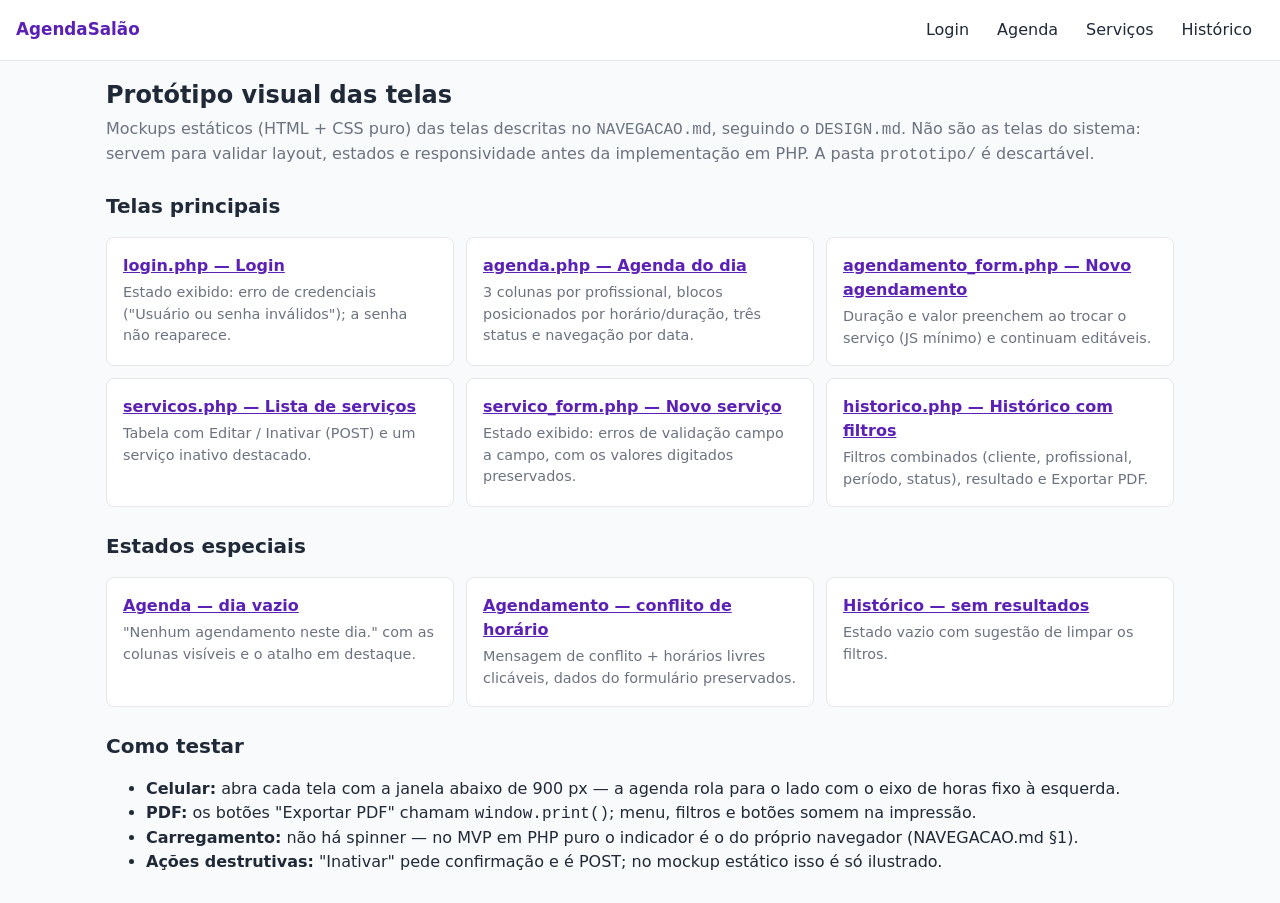
<file: prototipo/index.html>
<!DOCTYPE html>
<html lang="pt-BR">
<head>
    <meta charset="utf-8">
    <meta name="viewport" content="width=device-width, initial-scale=1">
    <title>Protótipo visual — AgendaSalão</title>
    <link rel="stylesheet" href="prototipo.css">
</head>
<body>
    <header class="topo no-print">
        <span class="marca">AgendaSalão</span>
        <nav class="menu">
            <a class="menu-link" href="login.html">Login</a>
            <a class="menu-link" href="agenda.html">Agenda</a>
            <a class="menu-link" href="servicos.html">Serviços</a>
            <a class="menu-link" href="historico.html">Histórico</a>
        </nav>
    </header>

    <main class="container">
        <h1>Protótipo visual das telas</h1>
        <p class="subtitulo">
            Mockups estáticos (HTML + CSS puro) das telas descritas no
            <code>NAVEGACAO.md</code>, seguindo o <code>DESIGN.md</code>.
            Não são as telas do sistema: servem para validar layout, estados e
            responsividade antes da implementação em PHP. A pasta
            <code>prototipo/</code> é descartável.
        </p>

        <section>
            <h2>Telas principais</h2>
            <ul class="catalogo-lista">
                <li class="catalogo-item">
                    <h3><a href="login.html">login.php — Login</a></h3>
                    <p>Estado exibido: erro de credenciais ("Usuário ou senha inválidos"); a senha não reaparece.</p>
                </li>
                <li class="catalogo-item">
                    <h3><a href="agenda.html">agenda.php — Agenda do dia</a></h3>
                    <p>3 colunas por profissional, blocos posicionados por horário/duração, três status e navegação por data.</p>
                </li>
                <li class="catalogo-item">
                    <h3><a href="agendamento-form.html">agendamento_form.php — Novo agendamento</a></h3>
                    <p>Duração e valor preenchem ao trocar o serviço (JS mínimo) e continuam editáveis.</p>
                </li>
                <li class="catalogo-item">
                    <h3><a href="servicos.html">servicos.php — Lista de serviços</a></h3>
                    <p>Tabela com Editar / Inativar (POST) e um serviço inativo destacado.</p>
                </li>
                <li class="catalogo-item">
                    <h3><a href="servico-form.html">servico_form.php — Novo serviço</a></h3>
                    <p>Estado exibido: erros de validação campo a campo, com os valores digitados preservados.</p>
                </li>
                <li class="catalogo-item">
                    <h3><a href="historico.html">historico.php — Histórico com filtros</a></h3>
                    <p>Filtros combinados (cliente, profissional, período, status), resultado e Exportar PDF.</p>
                </li>
            </ul>
        </section>

        <section>
            <h2>Estados especiais</h2>
            <ul class="catalogo-lista">
                <li class="catalogo-item">
                    <h3><a href="agenda-vazia.html">Agenda — dia vazio</a></h3>
                    <p>"Nenhum agendamento neste dia." com as colunas visíveis e o atalho em destaque.</p>
                </li>
                <li class="catalogo-item">
                    <h3><a href="agendamento-conflito.html">Agendamento — conflito de horário</a></h3>
                    <p>Mensagem de conflito + horários livres clicáveis, dados do formulário preservados.</p>
                </li>
                <li class="catalogo-item">
                    <h3><a href="historico-vazio.html">Histórico — sem resultados</a></h3>
                    <p>Estado vazio com sugestão de limpar os filtros.</p>
                </li>
            </ul>
        </section>

        <section>
            <h2>Como testar</h2>
            <ul>
                <li><strong>Celular:</strong> abra cada tela com a janela abaixo de 900 px — a agenda rola para o lado com o eixo de horas fixo à esquerda.</li>
                <li><strong>PDF:</strong> os botões "Exportar PDF" chamam <code>window.print()</code>; menu, filtros e botões somem na impressão.</li>
                <li><strong>Carregamento:</strong> não há spinner — no MVP em PHP puro o indicador é o do próprio navegador (NAVEGACAO.md §1).</li>
                <li><strong>Ações destrutivas:</strong> "Inativar" pede confirmação e é POST; no mockup estático isso é só ilustrado.</li>
            </ul>
        </section>
    </main>
</body>
</html>
</file>
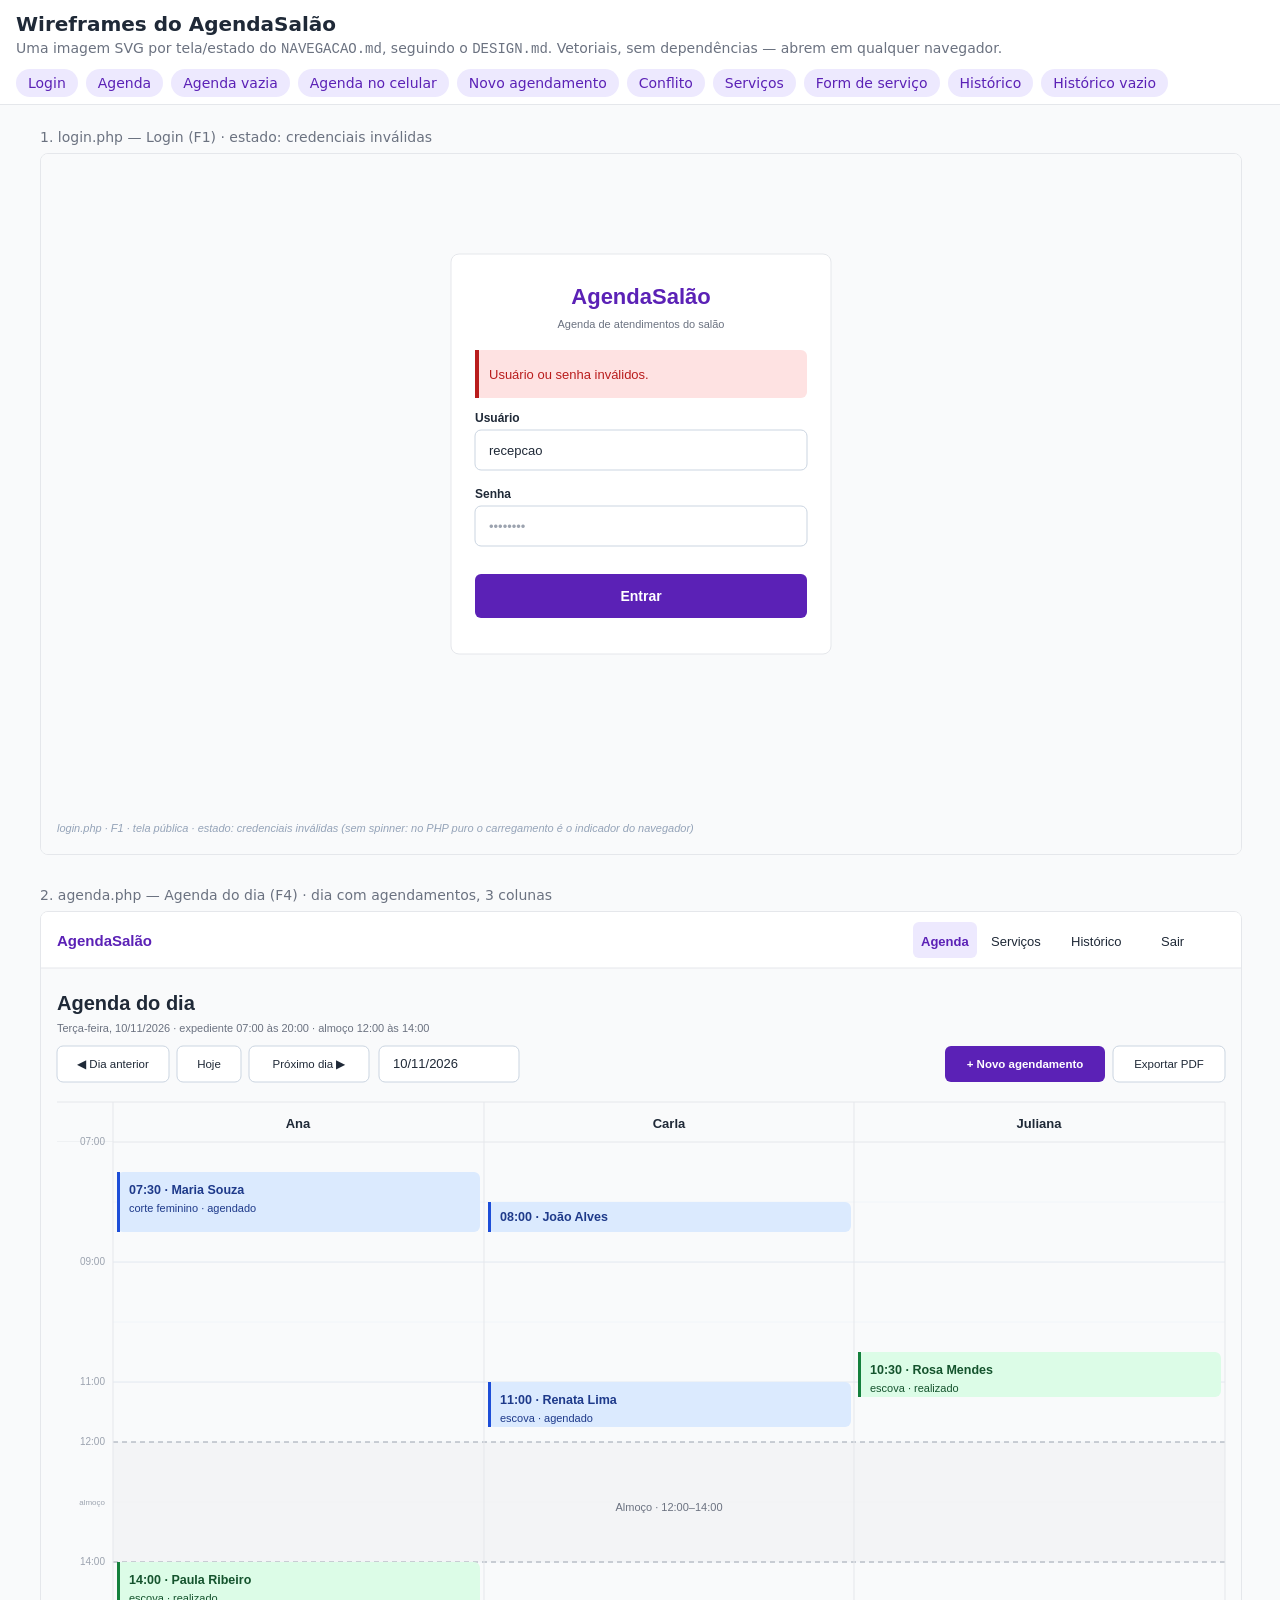
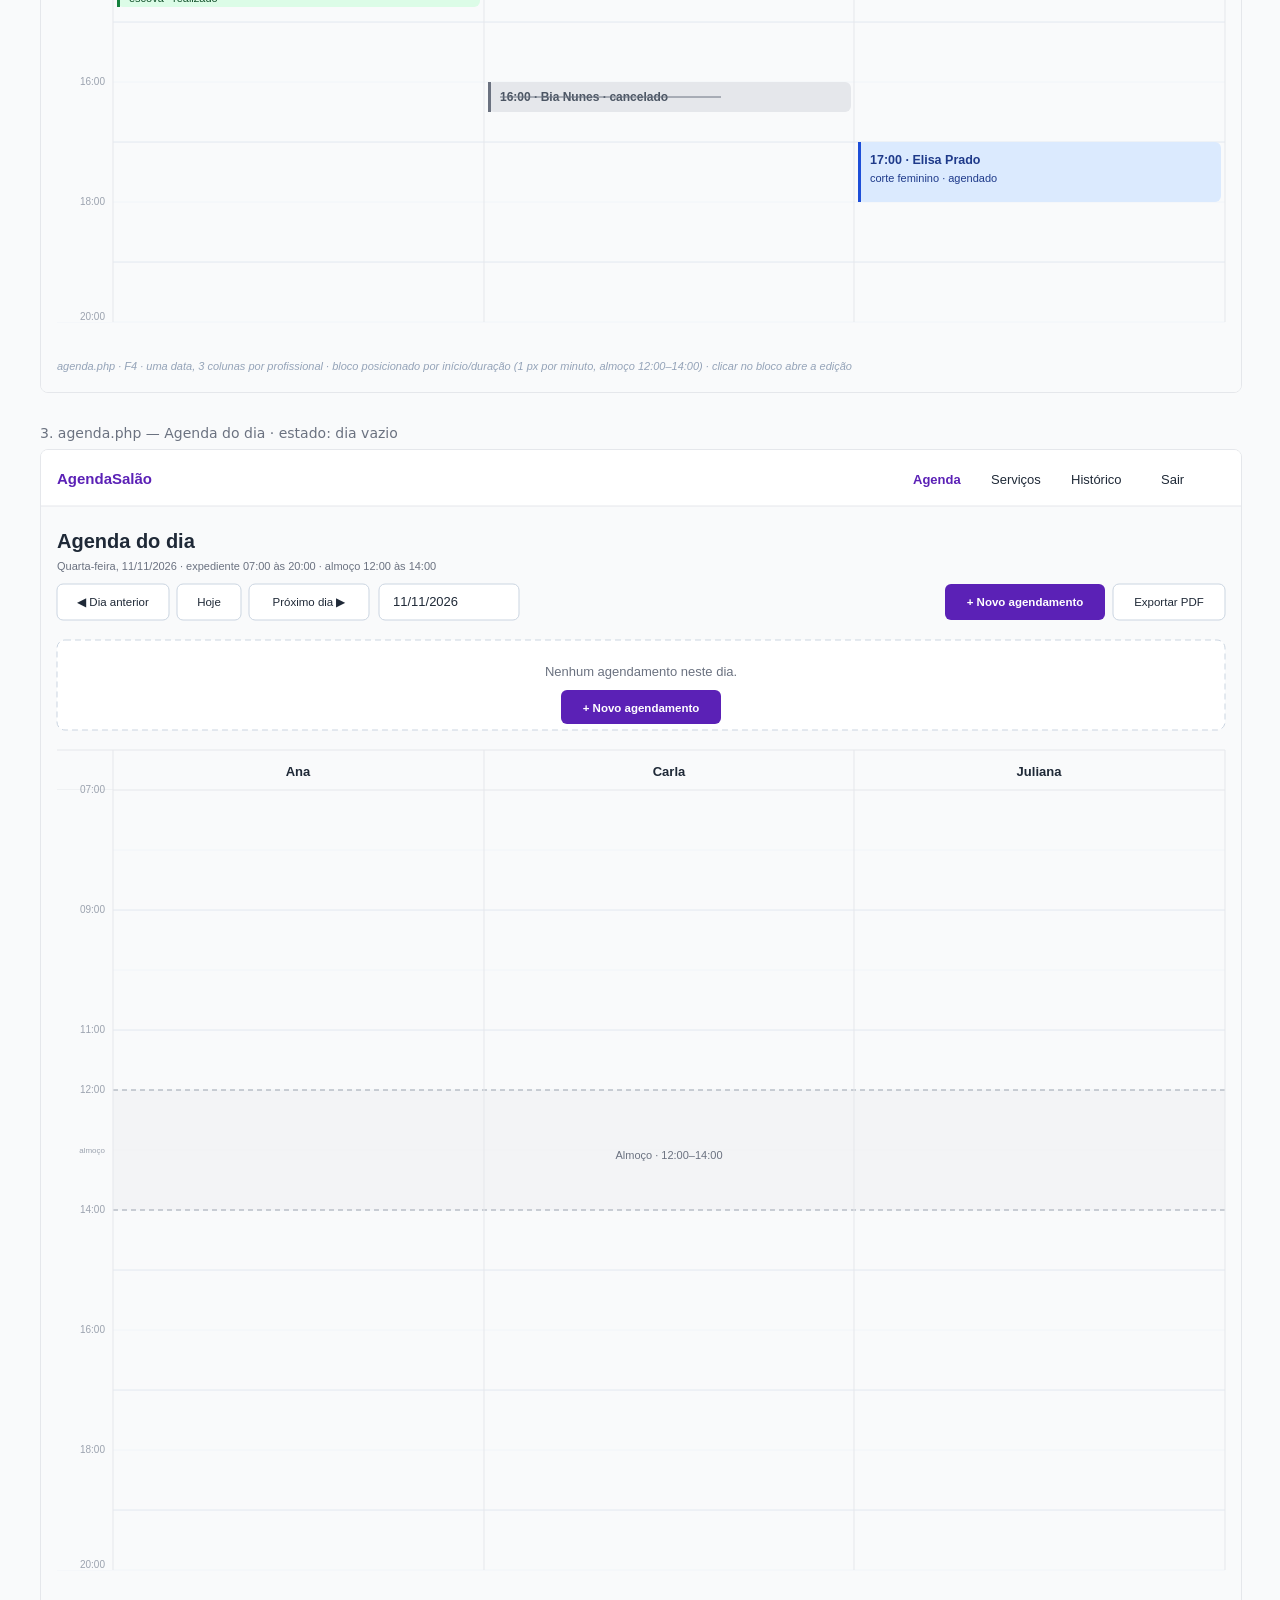
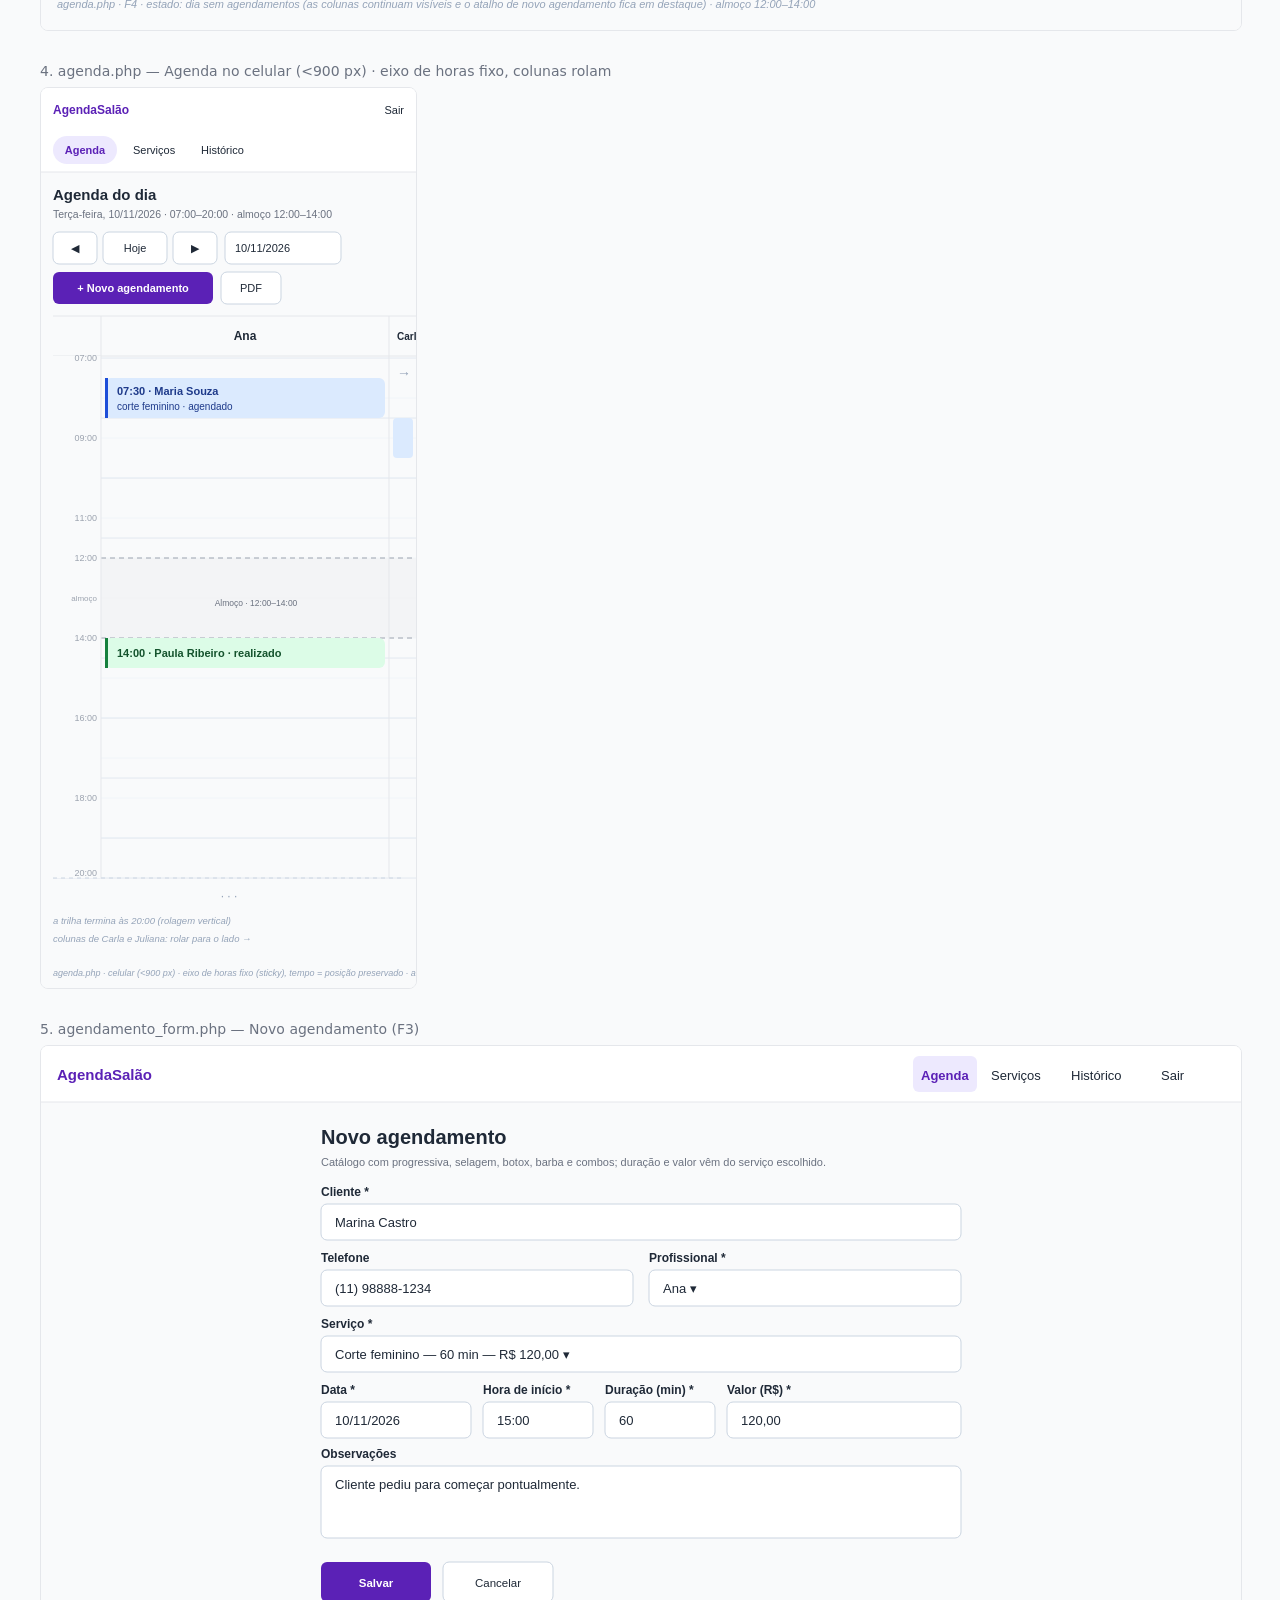
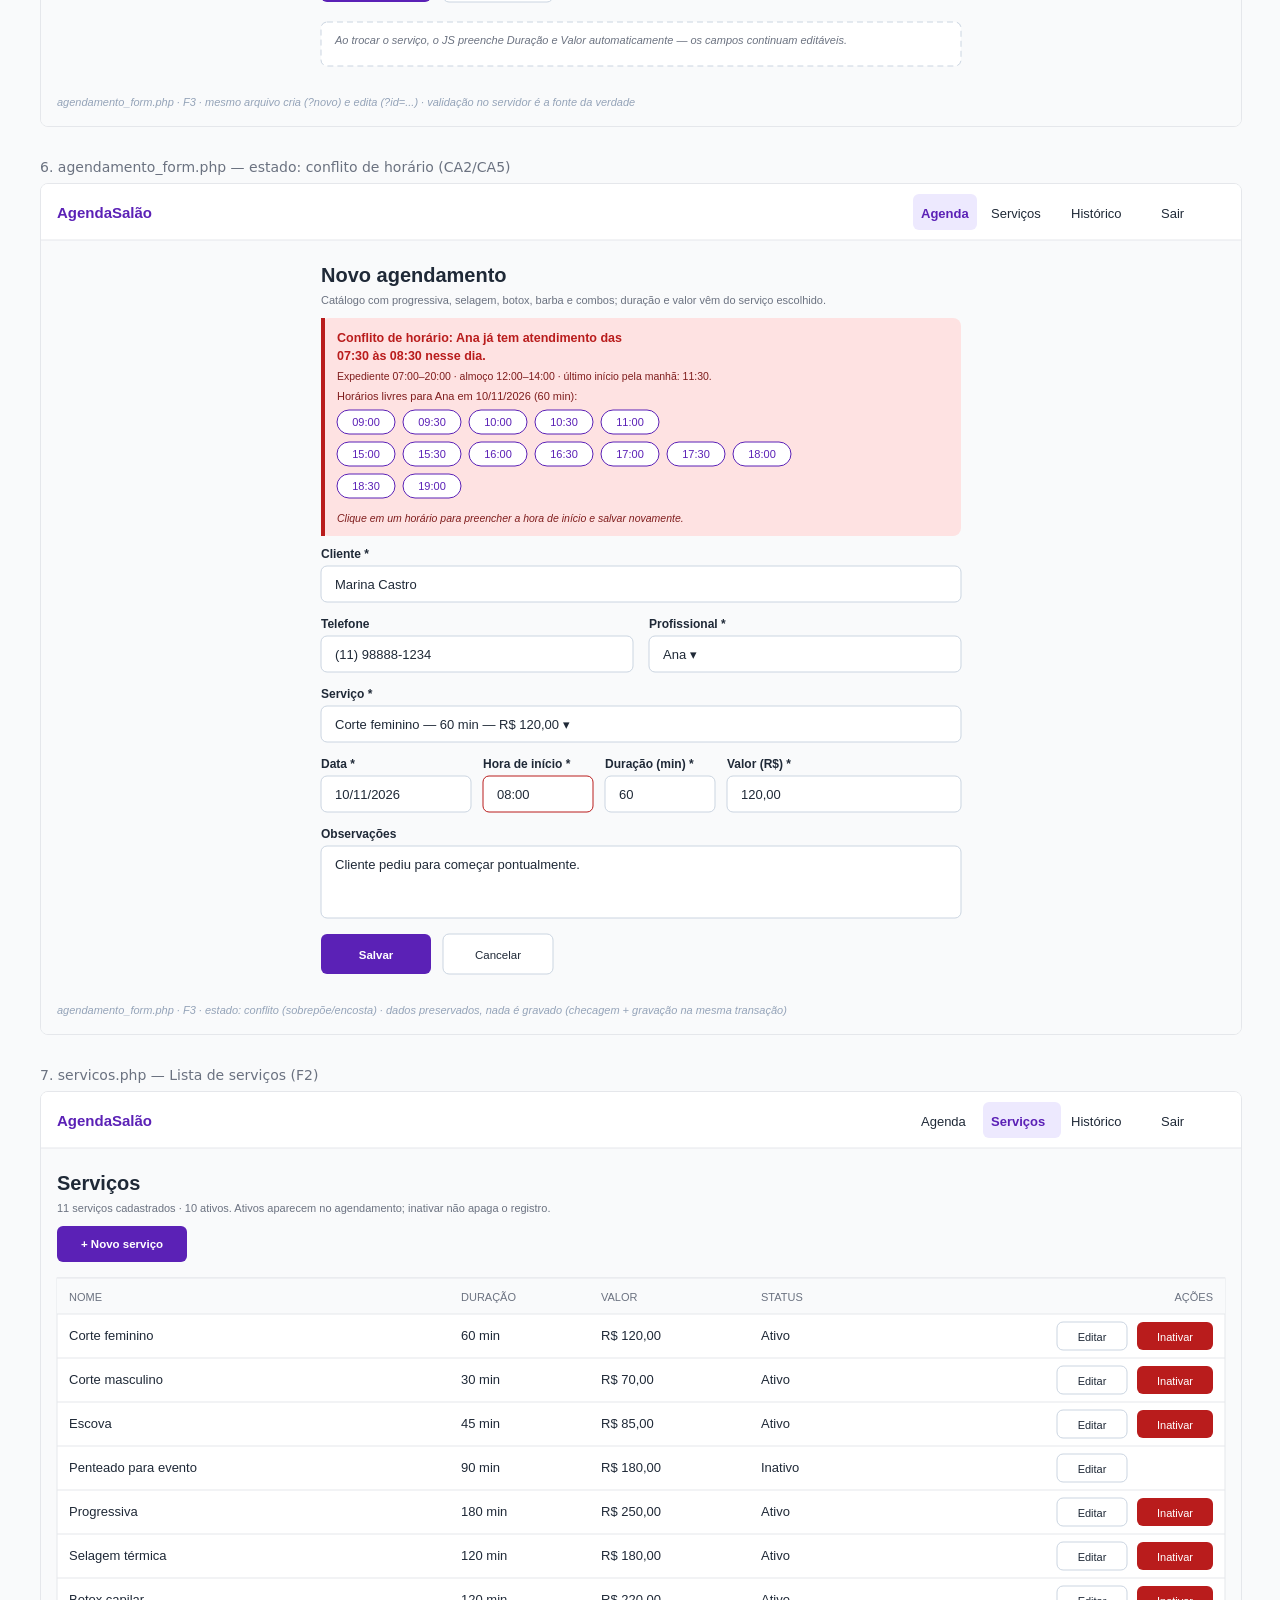
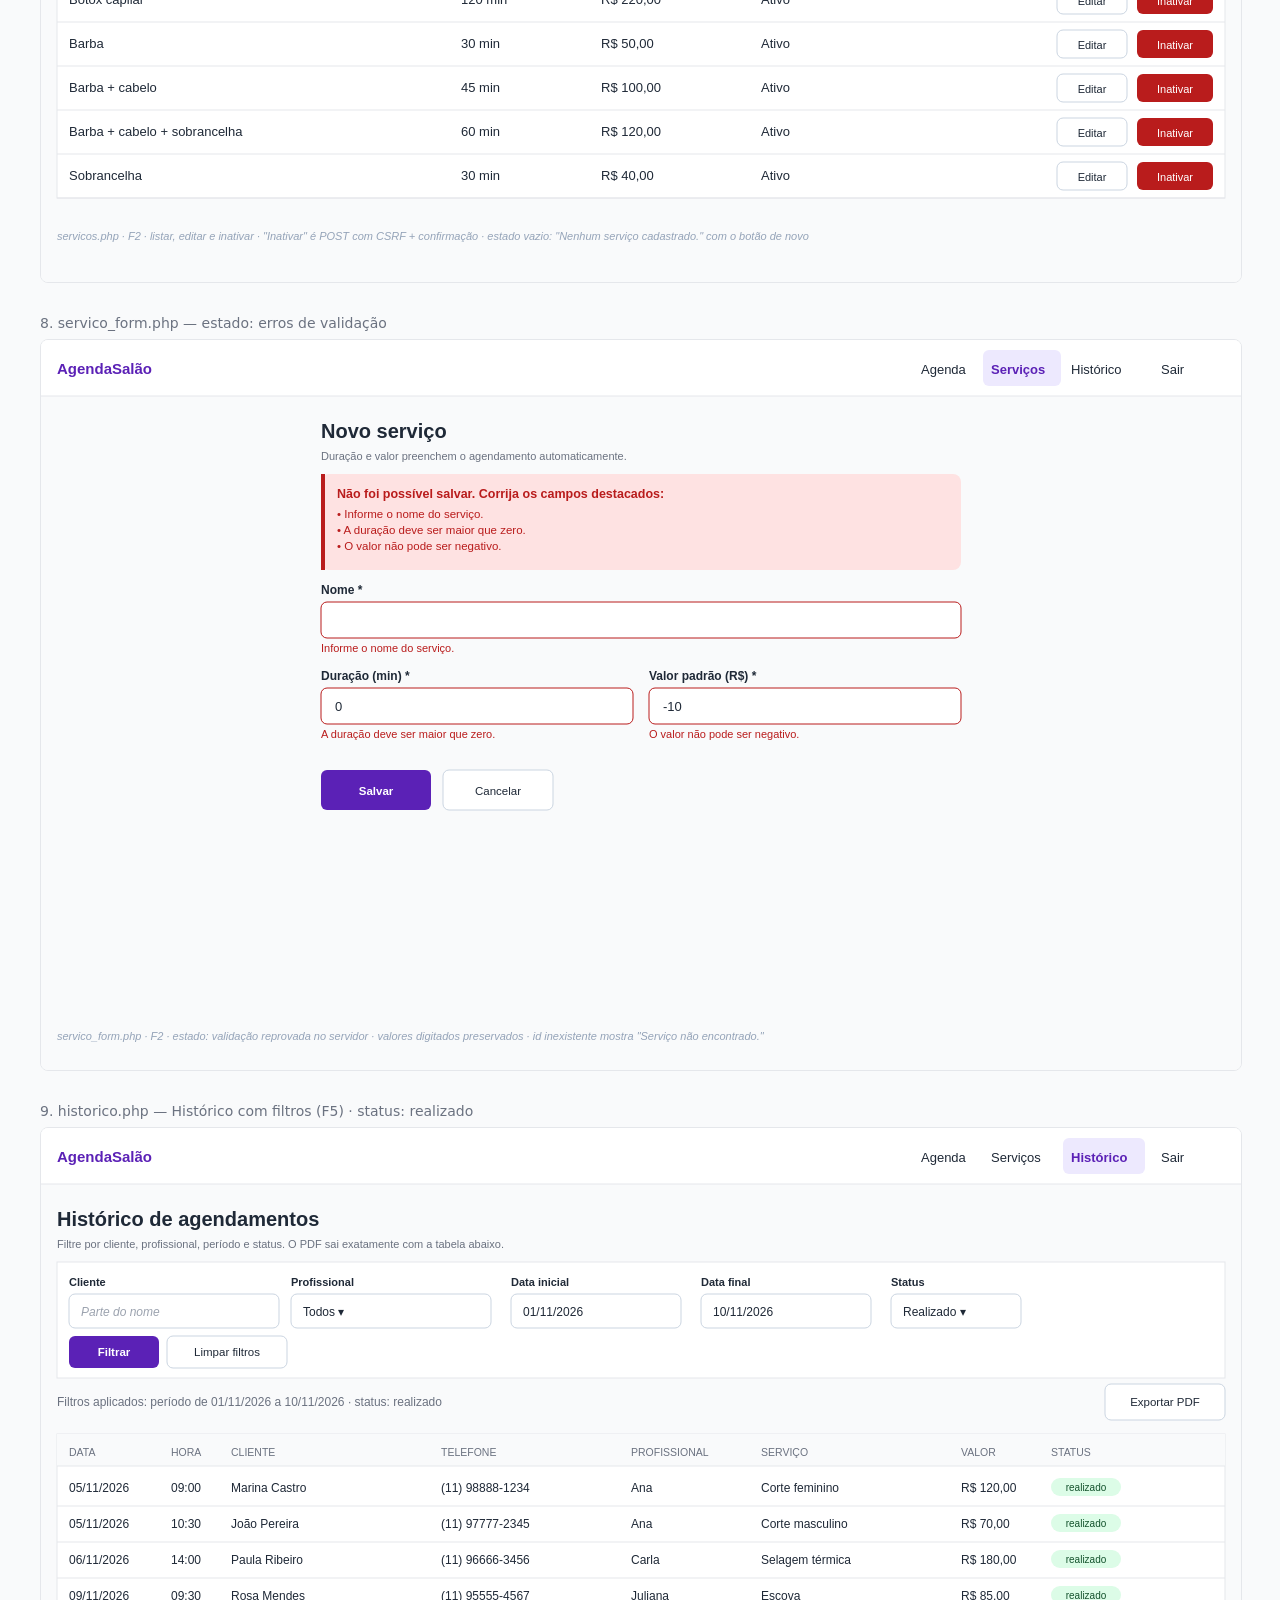
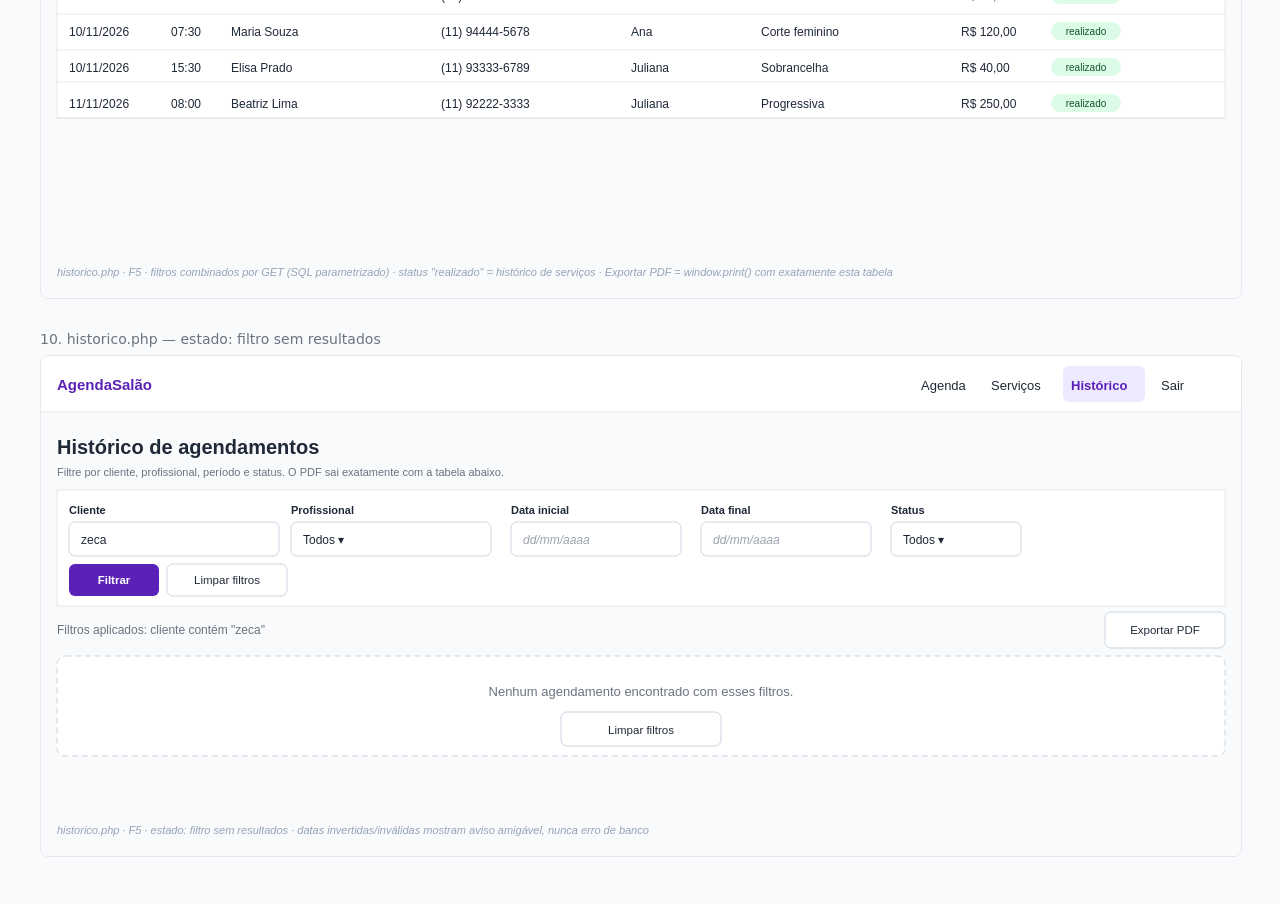
<file: wireframe/index.html>
<!DOCTYPE html>
<html lang="pt-BR">
<head>
    <meta charset="utf-8">
    <meta name="viewport" content="width=device-width, initial-scale=1">
    <title>Wireframes — AgendaSalão</title>
    <style>
        body { font-family: system-ui, "Segoe UI", Arial, sans-serif; background: #f9fafb; color: #1f2937; margin: 0; }
        header { background: #fff; border-bottom: 1px solid #e5e7eb; padding: 12px 16px; }
        h1 { font-size: 1.25rem; margin: 0; }
        header p { margin: 4px 0 0; color: #6b7280; font-size: .875rem; }
        main { max-width: 1200px; margin: 0 auto; padding: 16px; }
        figure { margin: 0 0 32px; }
        figcaption { font-size: .875rem; color: #6b7280; margin: 8px 0; }
        img { max-width: 100%; height: auto; border: 1px solid #e5e7eb; border-radius: 8px; background: #fff; display: block; }
        nav ul { list-style: none; padding: 0; display: flex; flex-wrap: wrap; gap: 8px; margin: 16px 0 0; }
        nav a { background: #ede9fe; color: #5b21b6; text-decoration: none; padding: 6px 12px; border-radius: 999px; font-size: .875rem; }
    </style>
</head>
<body>
    <header>
        <h1>Wireframes do AgendaSalão</h1>
        <p>Uma imagem SVG por tela/estado do <code>NAVEGACAO.md</code>, seguindo o <code>DESIGN.md</code>. Vetoriais, sem dependências — abrem em qualquer navegador.</p>
        <nav>
            <ul>
                <li><a href="#wf-login">Login</a></li>
                <li><a href="#wf-agenda">Agenda</a></li>
                <li><a href="#wf-agenda-vazia">Agenda vazia</a></li>
                <li><a href="#wf-agenda-celular">Agenda no celular</a></li>
                <li><a href="#wf-agendamento">Novo agendamento</a></li>
                <li><a href="#wf-conflito">Conflito</a></li>
                <li><a href="#wf-servicos">Serviços</a></li>
                <li><a href="#wf-servico-form">Form de serviço</a></li>
                <li><a href="#wf-historico">Histórico</a></li>
                <li><a href="#wf-historico-vazio">Histórico vazio</a></li>
            </ul>
        </nav>
    </header>

    <main>
        <figure id="wf-login">
            <figcaption>1. login.php — Login (F1) · estado: credenciais inválidas</figcaption>
            <img src="login.svg" alt="Tela de login com mensagem de erro">
        </figure>

        <figure id="wf-agenda">
            <figcaption>2. agenda.php — Agenda do dia (F4) · dia com agendamentos, 3 colunas</figcaption>
            <img src="agenda.svg" alt="Agenda do dia em três colunas por profissional">
        </figure>

        <figure id="wf-agenda-vazia">
            <figcaption>3. agenda.php — Agenda do dia · estado: dia vazio</figcaption>
            <img src="agenda-vazia.svg" alt="Agenda do dia vazia">
        </figure>

        <figure id="wf-agenda-celular">
            <figcaption>4. agenda.php — Agenda no celular (&lt;900 px) · eixo de horas fixo, colunas rolam</figcaption>
            <img src="agenda-celular.svg" alt="Agenda na largura de celular">
        </figure>

        <figure id="wf-agendamento">
            <figcaption>5. agendamento_form.php — Novo agendamento (F3)</figcaption>
            <img src="agendamento-form.svg" alt="Formulário de novo agendamento">
        </figure>

        <figure id="wf-conflito">
            <figcaption>6. agendamento_form.php — estado: conflito de horário (CA2/CA5)</figcaption>
            <img src="agendamento-conflito.svg" alt="Formulário com mensagem de conflito e horários livres">
        </figure>

        <figure id="wf-servicos">
            <figcaption>7. servicos.php — Lista de serviços (F2)</figcaption>
            <img src="servicos.svg" alt="Tabela de serviços com editar e inativar">
        </figure>

        <figure id="wf-servico-form">
            <figcaption>8. servico_form.php — estado: erros de validação</figcaption>
            <img src="servico-form.svg" alt="Formulário de serviço com erros de validação">
        </figure>

        <figure id="wf-historico">
            <figcaption>9. historico.php — Histórico com filtros (F5) · status: realizado</figcaption>
            <img src="historico.svg" alt="Histórico filtrado com tabela de agendamentos">
        </figure>

        <figure id="wf-historico-vazio">
            <figcaption>10. historico.php — estado: filtro sem resultados</figcaption>
            <img src="historico-vazio.svg" alt="Histórico sem resultados">
        </figure>
    </main>
</body>
</html>
</file>
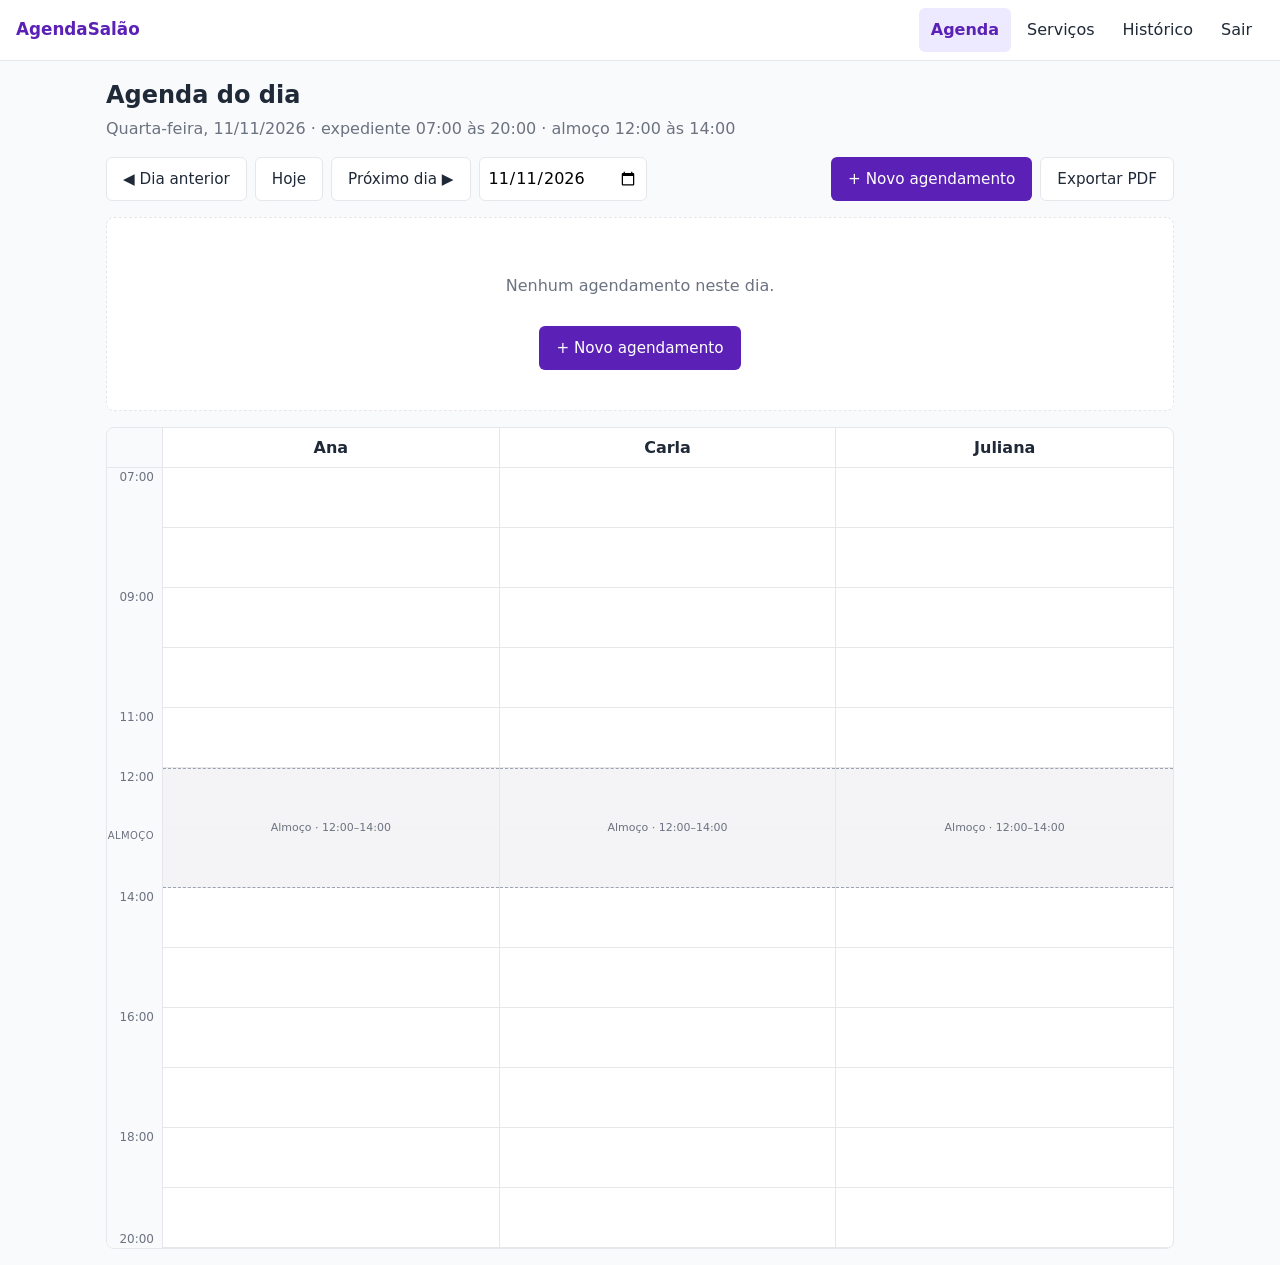
<file: prototipo/agenda-vazia.html>
<!DOCTYPE html>
<html lang="pt-BR">
<head>
    <meta charset="utf-8">
    <meta name="viewport" content="width=device-width, initial-scale=1">
    <title>Agenda do dia (vazia) — AgendaSalão (protótipo)</title>
    <link rel="stylesheet" href="prototipo.css">
</head>
<body>
    <!-- agenda.php (F4): estado "lista vazia" — dia sem agendamentos.
         As colunas continuam visíveis e o atalho de novo agendamento fica
         em destaque (NAVEGACAO.md §4.3). -->
    <header class="topo no-print">
        <a class="marca" href="index.html">AgendaSalão</a>
        <nav class="menu">
            <a class="menu-link ativo" href="agenda.html" aria-current="page">Agenda</a>
            <a class="menu-link" href="servicos.html">Serviços</a>
            <a class="menu-link" href="historico.html">Histórico</a>
            <a class="menu-link" href="login.html">Sair</a>
        </nav>
    </header>

    <main class="container">
        <h1>Agenda do dia</h1>
        <p class="subtitulo">Quarta-feira, 11/11/2026 · expediente 07:00 às 20:00 · almoço 12:00 às 14:00</p>

        <div class="agenda-controles no-print">
            <a class="btn btn-secundario" href="agenda.html" title="10/11/2026">◀ Dia anterior</a>
            <a class="btn btn-secundario" href="agenda.html">Hoje</a>
            <a class="btn btn-secundario" href="agenda.html" title="12/11/2026">Próximo dia ▶</a>
            <input type="date" value="2026-11-11" aria-label="Escolher data">
            <span class="espacador"></span>
            <a class="btn btn-primario" href="agendamento-form.html">+ Novo agendamento</a>
            <button type="button" class="btn btn-secundario" onclick="window.print()">Exportar PDF</button>
        </div>

        <div class="vazio">
            <p>Nenhum agendamento neste dia.</p>
            <a class="btn btn-primario" href="agendamento-form.html">+ Novo agendamento</a>
        </div>

        <div class="agenda">
            <div class="eixo-horas">
                <div class="eixo-espaco"></div>
                <div class="eixo-trilha">
                    <span style="top: 0;">07:00</span>
                    <span style="top: 120px;">09:00</span>
                    <span style="top: 240px;">11:00</span>
                    <span style="top: 300px;">12:00</span>
                    <span class="marca-almoco" style="top: 360px;">almoço</span>
                    <span style="top: 420px;">14:00</span>
                    <span style="top: 540px;">16:00</span>
                    <span style="top: 660px;">18:00</span>
                    <span class="eixo-fim">20:00</span>
                </div>
            </div>

            <div class="coluna-profissional">
                <div class="coluna-cabecalho">Ana</div>
                <div class="trilha"><div class="faixa-almoco" aria-hidden="true"><span>Almoço · 12:00–14:00</span></div></div>
            </div>

            <div class="coluna-profissional">
                <div class="coluna-cabecalho">Carla</div>
                <div class="trilha"><div class="faixa-almoco" aria-hidden="true"><span>Almoço · 12:00–14:00</span></div></div>
            </div>

            <div class="coluna-profissional">
                <div class="coluna-cabecalho">Juliana</div>
                <div class="trilha"><div class="faixa-almoco" aria-hidden="true"><span>Almoço · 12:00–14:00</span></div></div>
            </div>
        </div>
    </main>
</body>
</html>
</file>
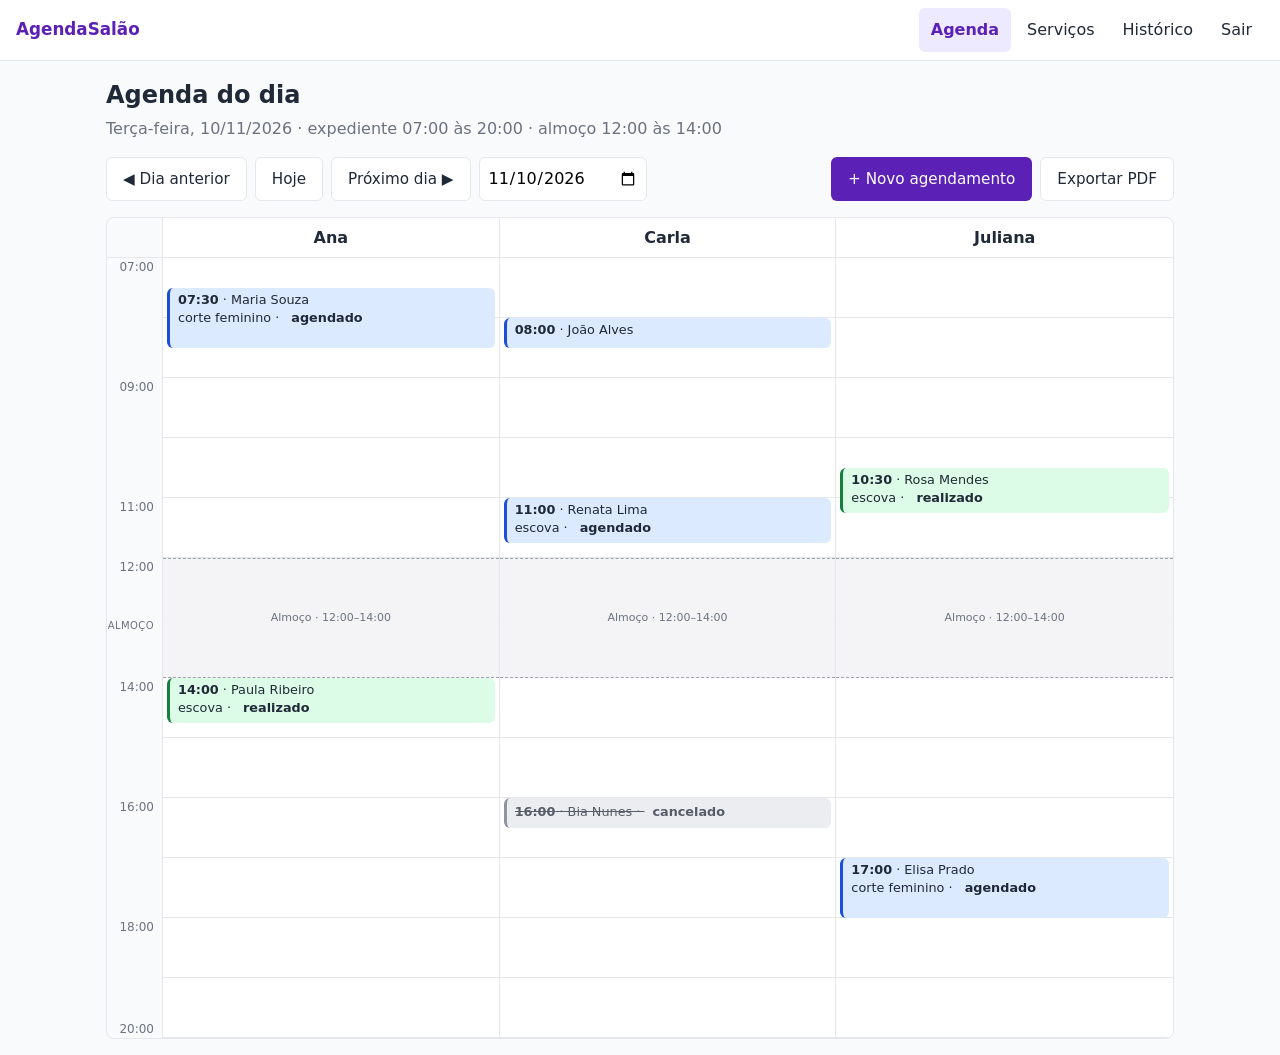
<file: prototipo/agenda.html>
<!DOCTYPE html>
<html lang="pt-BR">
<head>
    <meta charset="utf-8">
    <meta name="viewport" content="width=device-width, initial-scale=1">
    <title>Agenda do dia — AgendaSalão (protótipo)</title>
    <link rel="stylesheet" href="prototipo.css">
</head>
<body>
    <!-- agenda.php (F4): tela principal. Uma data, 3 colunas por profissional
         ativo, bloco posicionado por início/duração (780 px = 07:00–20:00 com
         2h de almoço, 1 px por minuto). No celular: rolagem horizontal com eixo fixo. -->
    <header class="topo no-print">
        <a class="marca" href="index.html">AgendaSalão</a>
        <nav class="menu">
            <a class="menu-link ativo" href="agenda.html" aria-current="page">Agenda</a>
            <a class="menu-link" href="servicos.html">Serviços</a>
            <a class="menu-link" href="historico.html">Histórico</a>
            <a class="menu-link" href="login.html">Sair</a>
        </nav>
    </header>

    <main class="container">
        <h1>Agenda do dia</h1>
        <p class="subtitulo">Terça-feira, 10/11/2026 · expediente 07:00 às 20:00 · almoço 12:00 às 14:00</p>

        <div class="agenda-controles no-print">
            <a class="btn btn-secundario" href="agenda.html" title="09/11/2026">◀ Dia anterior</a>
            <a class="btn btn-secundario" href="agenda.html">Hoje</a>
            <a class="btn btn-secundario" href="agenda.html" title="11/11/2026">Próximo dia ▶</a>
            <input type="date" value="2026-11-10" aria-label="Escolher data">
            <span class="espacador"></span>
            <a class="btn btn-primario" href="agendamento-form.html">+ Novo agendamento</a>
            <button type="button" class="btn btn-secundario" onclick="window.print()">Exportar PDF</button>
        </div>

        <div class="agenda">
            <div class="eixo-horas">
                <div class="eixo-espaco"></div>
                <div class="eixo-trilha">
                    <span style="top: 0;">07:00</span>
                    <span style="top: 120px;">09:00</span>
                    <span style="top: 240px;">11:00</span>
                    <span style="top: 300px;">12:00</span>
                    <span class="marca-almoco" style="top: 360px;">almoço</span>
                    <span style="top: 420px;">14:00</span>
                    <span style="top: 540px;">16:00</span>
                    <span style="top: 660px;">18:00</span>
                    <span class="eixo-fim">20:00</span>
                </div>
            </div>

            <div class="coluna-profissional">
                <div class="coluna-cabecalho">Ana</div>
                <div class="trilha">
                    <div class="faixa-almoco" aria-hidden="true"><span>Almoço · 12:00–14:00</span></div>
                    <a class="bloco status-agendado" style="top: 30px; height: 60px;"
                       href="agendamento-form.html"
                       title="Maria Souza · corte feminino · 07:30 às 08:30 · agendado">
                        <p><strong>07:30</strong> · Maria Souza</p>
                        <p>corte feminino · <span class="rotulo-status">agendado</span></p>
                    </a>
                    <a class="bloco status-realizado" style="top: 420px; height: 45px;"
                       href="agendamento-form.html"
                       title="Paula Ribeiro · escova · 14:00 às 14:45 · realizado">
                        <p><strong>14:00</strong> · Paula Ribeiro</p>
                        <p>escova · <span class="rotulo-status">realizado</span></p>
                    </a>
                </div>
            </div>

            <div class="coluna-profissional">
                <div class="coluna-cabecalho">Carla</div>
                <div class="trilha">
                    <div class="faixa-almoco" aria-hidden="true"><span>Almoço · 12:00–14:00</span></div>
                    <a class="bloco status-agendado" style="top: 60px; height: 30px;"
                       href="agendamento-form.html"
                       title="João Alves · corte masculino · 08:00 às 08:30 · agendado">
                        <p><strong>08:00</strong> · João Alves</p>
                    </a>
                    <a class="bloco status-agendado" style="top: 240px; height: 45px;"
                       href="agendamento-form.html"
                       title="Renata Lima · escova · 11:00 às 11:45 · agendado">
                        <p><strong>11:00</strong> · Renata Lima</p>
                        <p>escova · <span class="rotulo-status">agendado</span></p>
                    </a>
                    <a class="bloco status-cancelado" style="top: 540px; height: 30px;"
                       href="agendamento-form.html"
                       title="Bia Nunes · corte masculino · 16:00 às 16:30 · cancelado">
                        <p><strong>16:00</strong> · Bia Nunes · <span class="rotulo-status">cancelado</span></p>
                    </a>
                </div>
            </div>

            <div class="coluna-profissional">
                <div class="coluna-cabecalho">Juliana</div>
                <div class="trilha">
                    <div class="faixa-almoco" aria-hidden="true"><span>Almoço · 12:00–14:00</span></div>
                    <a class="bloco status-realizado" style="top: 210px; height: 45px;"
                       href="agendamento-form.html"
                       title="Rosa Mendes · escova · 10:30 às 11:15 · realizado">
                        <p><strong>10:30</strong> · Rosa Mendes</p>
                        <p>escova · <span class="rotulo-status">realizado</span></p>
                    </a>
                    <a class="bloco status-agendado" style="top: 600px; height: 60px;"
                       href="agendamento-form.html"
                       title="Elisa Prado · corte feminino · 17:00 às 18:00 · agendado">
                        <p><strong>17:00</strong> · Elisa Prado</p>
                        <p>corte feminino · <span class="rotulo-status">agendado</span></p>
                    </a>
                </div>
            </div>
        </div>
    </main>
</body>
</html>
</file>
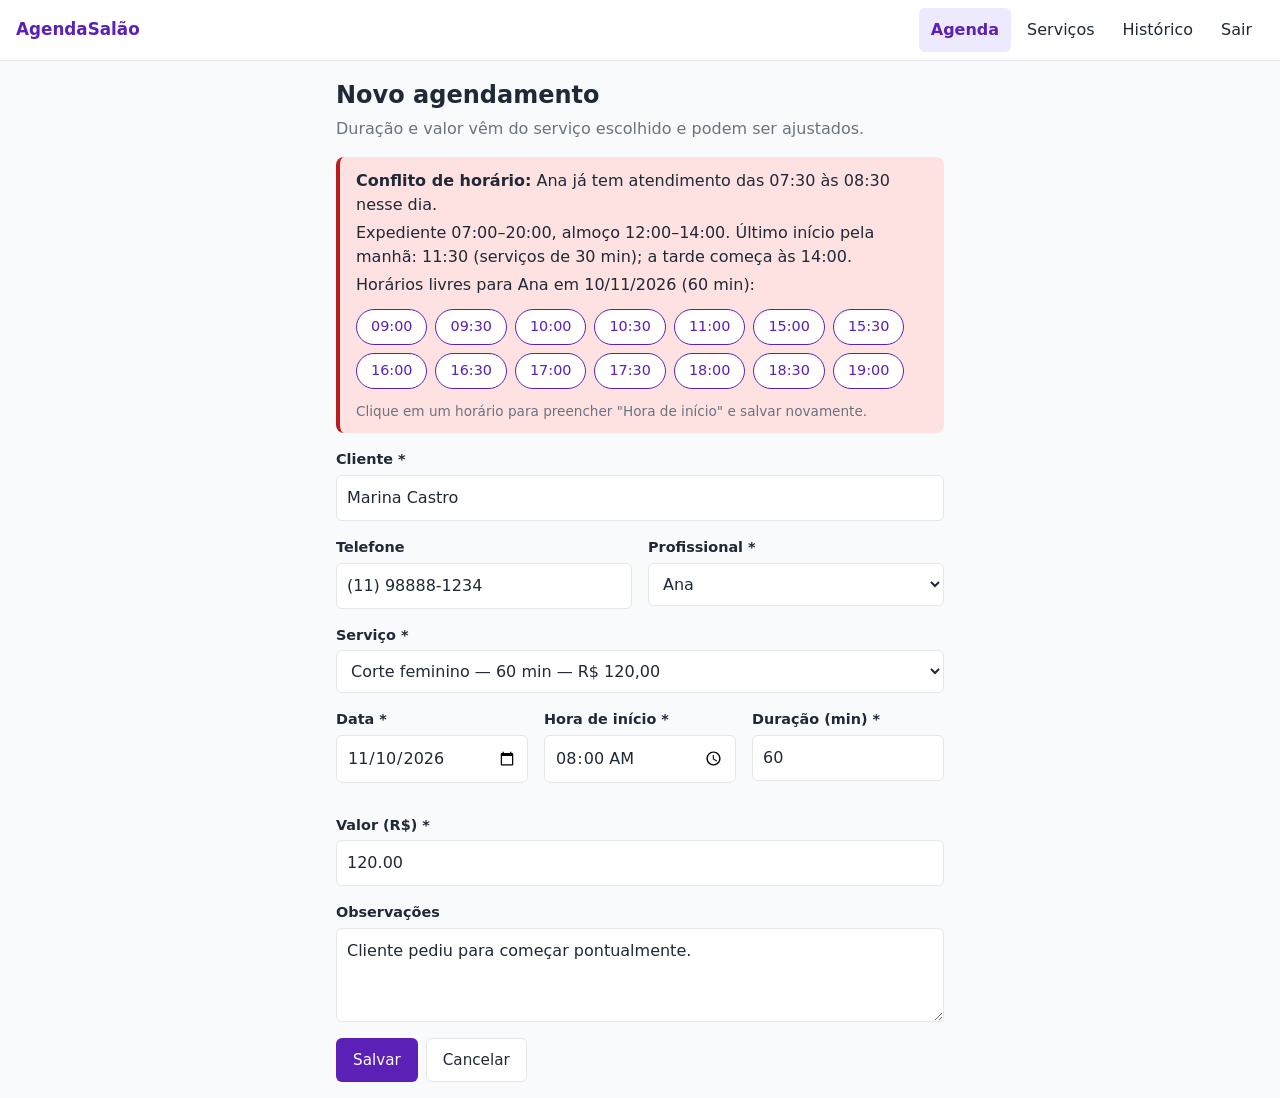
<file: prototipo/agendamento-conflito.html>
<!DOCTYPE html>
<html lang="pt-BR">
<head>
    <meta charset="utf-8">
    <meta name="viewport" content="width=device-width, initial-scale=1">
    <title>Novo agendamento (conflito) — AgendaSalão (protótipo)</title>
    <link rel="stylesheet" href="prototipo.css">
</head>
<body>
    <!-- agendamento_form.php (F3): estado de CONFLITO (CA2/CA5).
         Tentativa: Ana, 10/11/2026, 08:00, 60 min → conflita com Maria Souza
         07:30–08:30 (sobrepõe/encosta = conflito). Expediente 07:00–20:00 com
         almoço 12:00–14:00; os dados digitados ficam preservados. -->
    <header class="topo no-print">
        <a class="marca" href="index.html">AgendaSalão</a>
        <nav class="menu">
            <a class="menu-link ativo" href="agenda.html" aria-current="page">Agenda</a>
            <a class="menu-link" href="servicos.html">Serviços</a>
            <a class="menu-link" href="historico.html">Histórico</a>
            <a class="menu-link" href="login.html">Sair</a>
        </nav>
    </header>

    <main class="container container-estreito">
        <h1>Novo agendamento</h1>
        <p class="subtitulo">Duração e valor vêm do serviço escolhido e podem ser ajustados.</p>

        <div class="mensagem-erro" role="alert">
            <p><strong>Conflito de horário:</strong> Ana já tem atendimento das 07:30 às 08:30 nesse dia.</p>
            <p>Expediente 07:00–20:00, almoço 12:00–14:00. Último início pela manhã: 11:30 (serviços de 30 min); a tarde começa às 14:00.</p>
            <p>Horários livres para Ana em 10/11/2026 (60 min):</p>
            <div class="lista-horarios">
                <button type="button" class="horario-livre" data-hora="09:00">09:00</button>
                <button type="button" class="horario-livre" data-hora="09:30">09:30</button>
                <button type="button" class="horario-livre" data-hora="10:00">10:00</button>
                <button type="button" class="horario-livre" data-hora="10:30">10:30</button>
                <button type="button" class="horario-livre" data-hora="11:00">11:00</button>
                <button type="button" class="horario-livre" data-hora="15:00">15:00</button>
                <button type="button" class="horario-livre" data-hora="15:30">15:30</button>
                <button type="button" class="horario-livre" data-hora="16:00">16:00</button>
                <button type="button" class="horario-livre" data-hora="16:30">16:30</button>
                <button type="button" class="horario-livre" data-hora="17:00">17:00</button>
                <button type="button" class="horario-livre" data-hora="17:30">17:30</button>
                <button type="button" class="horario-livre" data-hora="18:00">18:00</button>
                <button type="button" class="horario-livre" data-hora="18:30">18:30</button>
                <button type="button" class="horario-livre" data-hora="19:00">19:00</button>
            </div>
            <p class="dica">Clique em um horário para preencher "Hora de início" e salvar novamente.</p>
        </div>

        <form method="post">
            <div class="form-campo">
                <label for="campo-cliente">Cliente *</label>
                <input id="campo-cliente" type="text" value="Marina Castro" required>
            </div>

            <div class="form-linha">
                <div class="form-campo">
                    <label for="campo-telefone">Telefone</label>
                    <input id="campo-telefone" type="text" value="(11) 98888-1234" placeholder="(11) 99999-9999">
                </div>
                <div class="form-campo">
                    <label for="campo-profissional">Profissional *</label>
                    <select id="campo-profissional" required>
                        <option selected>Ana</option>
                        <option>Carla</option>
                        <option>Juliana</option>
                    </select>
                </div>
            </div>

            <div class="form-campo">
                <label for="campo-servico">Serviço *</label>
                <select id="campo-servico" required>
                    <option value="1" data-duracao="60" data-valor="120.00" selected>Corte feminino — 60 min — R$ 120,00</option>
                    <option value="2" data-duracao="30" data-valor="70.00">Corte masculino — 30 min — R$ 70,00</option>
                    <option value="3" data-duracao="45" data-valor="85.00">Escova — 45 min — R$ 85,00</option>
                    <option value="5" data-duracao="180" data-valor="250.00">Progressiva — 180 min — R$ 250,00</option>
                    <option value="6" data-duracao="120" data-valor="180.00">Selagem térmica — 120 min — R$ 180,00</option>
                    <option value="7" data-duracao="120" data-valor="220.00">Botox capilar — 120 min — R$ 220,00</option>
                    <option value="8" data-duracao="30" data-valor="50.00">Barba — 30 min — R$ 50,00</option>
                    <option value="9" data-duracao="45" data-valor="100.00">Barba + cabelo — 45 min — R$ 100,00</option>
                    <option value="10" data-duracao="60" data-valor="120.00">Barba + cabelo + sobrancelha — 60 min — R$ 120,00</option>
                    <option value="11" data-duracao="30" data-valor="40.00">Sobrancelha — 30 min — R$ 40,00</option>
                </select>
            </div>

            <div class="form-linha">
                <div class="form-campo">
                    <label for="campo-data">Data *</label>
                    <input id="campo-data" type="date" value="2026-11-10" required>
                </div>
                <div class="form-campo">
                    <label for="campo-hora">Hora de início *</label>
                    <input id="campo-hora" type="time" value="08:00" step="1800" required>
                </div>
                <div class="form-campo">
                    <label for="campo-duracao">Duração (min) *</label>
                    <input id="campo-duracao" type="number" min="1" value="60" required>
                </div>
                <div class="form-campo">
                    <label for="campo-valor">Valor (R$) *</label>
                    <input id="campo-valor" type="number" min="0" step="0.01" value="120.00" required>
                </div>
            </div>

            <div class="form-campo">
                <label for="campo-observacoes">Observações</label>
                <textarea id="campo-observacoes" rows="3">Cliente pediu para começar pontualmente.</textarea>
            </div>

            <div class="form-rodape">
                <button type="submit" class="btn btn-primario">Salvar</button>
                <a class="btn btn-secundario" href="agenda.html">Cancelar</a>
            </div>
        </form>
    </main>

    <script src="prototipo.js"></script>
</body>
</html>
</file>
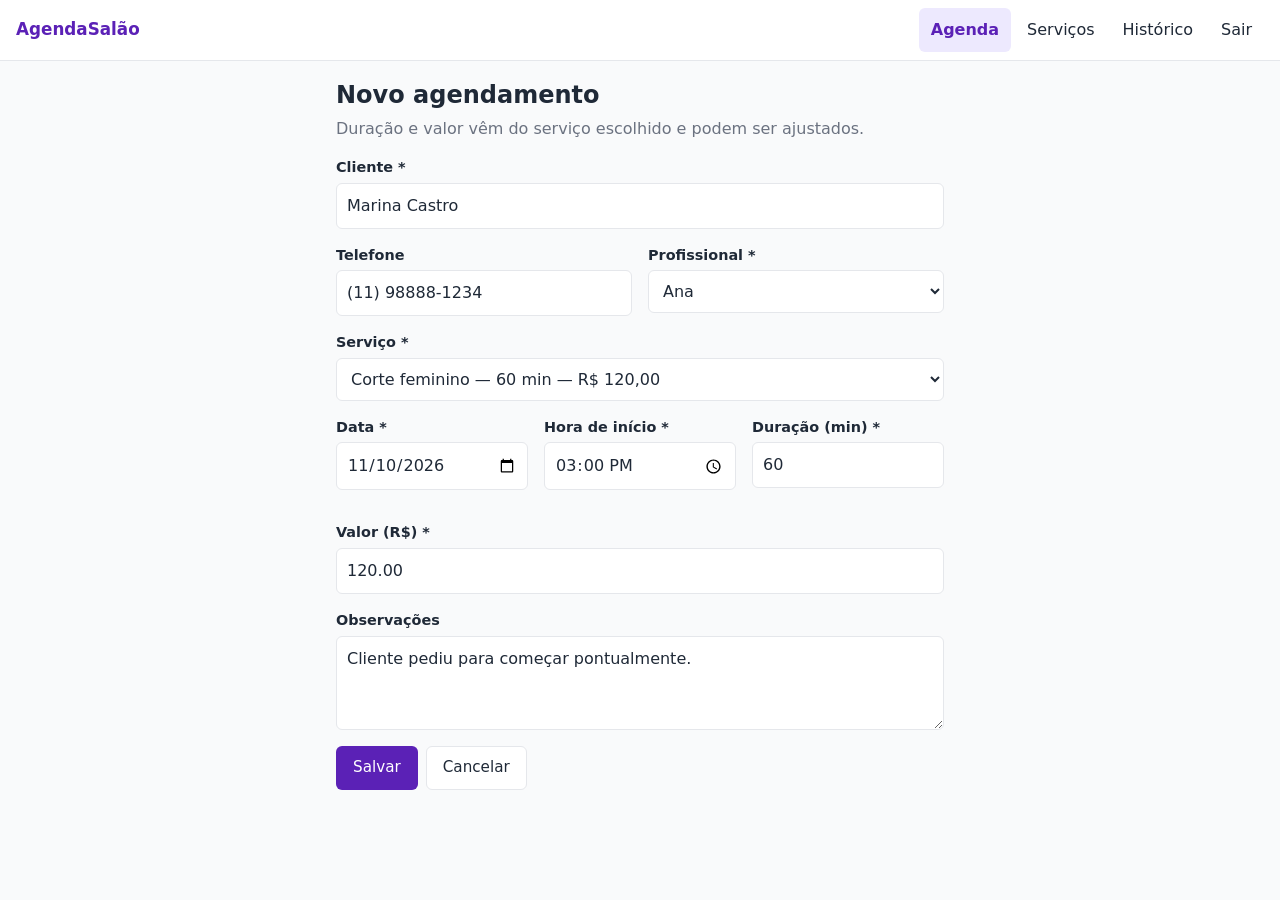
<file: prototipo/agendamento-form.html>
<!DOCTYPE html>
<html lang="pt-BR">
<head>
    <meta charset="utf-8">
    <meta name="viewport" content="width=device-width, initial-scale=1">
    <title>Novo agendamento — AgendaSalão (protótipo)</title>
    <link rel="stylesheet" href="prototipo.css">
</head>
<body>
    <!-- agendamento_form.php (F3): novo agendamento. Trocar o serviço preenche
         duração e valor (T4.4); os campos continuam editáveis. -->
    <header class="topo no-print">
        <a class="marca" href="index.html">AgendaSalão</a>
        <nav class="menu">
            <a class="menu-link ativo" href="agenda.html" aria-current="page">Agenda</a>
            <a class="menu-link" href="servicos.html">Serviços</a>
            <a class="menu-link" href="historico.html">Histórico</a>
            <a class="menu-link" href="login.html">Sair</a>
        </nav>
    </header>

    <main class="container container-estreito">
        <h1>Novo agendamento</h1>
        <p class="subtitulo">Duração e valor vêm do serviço escolhido e podem ser ajustados.</p>

        <form method="post">
            <div class="form-campo">
                <label for="campo-cliente">Cliente *</label>
                <input id="campo-cliente" type="text" value="Marina Castro" required>
            </div>

            <div class="form-linha">
                <div class="form-campo">
                    <label for="campo-telefone">Telefone</label>
                    <input id="campo-telefone" type="text" value="(11) 98888-1234" placeholder="(11) 99999-9999">
                </div>
                <div class="form-campo">
                    <label for="campo-profissional">Profissional *</label>
                    <select id="campo-profissional" required>
                        <option selected>Ana</option>
                        <option>Carla</option>
                        <option>Juliana</option>
                    </select>
                </div>
            </div>

            <div class="form-campo">
                <label for="campo-servico">Serviço *</label>
                <select id="campo-servico" required>
                    <option value="1" data-duracao="60" data-valor="120.00" selected>Corte feminino — 60 min — R$ 120,00</option>
                    <option value="2" data-duracao="30" data-valor="70.00">Corte masculino — 30 min — R$ 70,00</option>
                    <option value="3" data-duracao="45" data-valor="85.00">Escova — 45 min — R$ 85,00</option>
                    <option value="5" data-duracao="180" data-valor="250.00">Progressiva — 180 min — R$ 250,00</option>
                    <option value="6" data-duracao="120" data-valor="180.00">Selagem térmica — 120 min — R$ 180,00</option>
                    <option value="7" data-duracao="120" data-valor="220.00">Botox capilar — 120 min — R$ 220,00</option>
                    <option value="8" data-duracao="30" data-valor="50.00">Barba — 30 min — R$ 50,00</option>
                    <option value="9" data-duracao="45" data-valor="100.00">Barba + cabelo — 45 min — R$ 100,00</option>
                    <option value="10" data-duracao="60" data-valor="120.00">Barba + cabelo + sobrancelha — 60 min — R$ 120,00</option>
                    <option value="11" data-duracao="30" data-valor="40.00">Sobrancelha — 30 min — R$ 40,00</option>
                </select>
            </div>

            <div class="form-linha">
                <div class="form-campo">
                    <label for="campo-data">Data *</label>
                    <input id="campo-data" type="date" value="2026-11-10" required>
                </div>
                <div class="form-campo">
                    <label for="campo-hora">Hora de início *</label>
                    <input id="campo-hora" type="time" value="15:00" step="1800" required>
                </div>
                <div class="form-campo">
                    <label for="campo-duracao">Duração (min) *</label>
                    <input id="campo-duracao" type="number" min="1" value="60" required>
                </div>
                <div class="form-campo">
                    <label for="campo-valor">Valor (R$) *</label>
                    <input id="campo-valor" type="number" min="0" step="0.01" value="120.00" required>
                </div>
            </div>

            <div class="form-campo">
                <label for="campo-observacoes">Observações</label>
                <textarea id="campo-observacoes" rows="3">Cliente pediu para começar pontualmente.</textarea>
            </div>

            <div class="form-rodape">
                <button type="submit" class="btn btn-primario">Salvar</button>
                <a class="btn btn-secundario" href="agenda.html">Cancelar</a>
            </div>
        </form>
    </main>

    <script src="prototipo.js"></script>
</body>
</html>
</file>
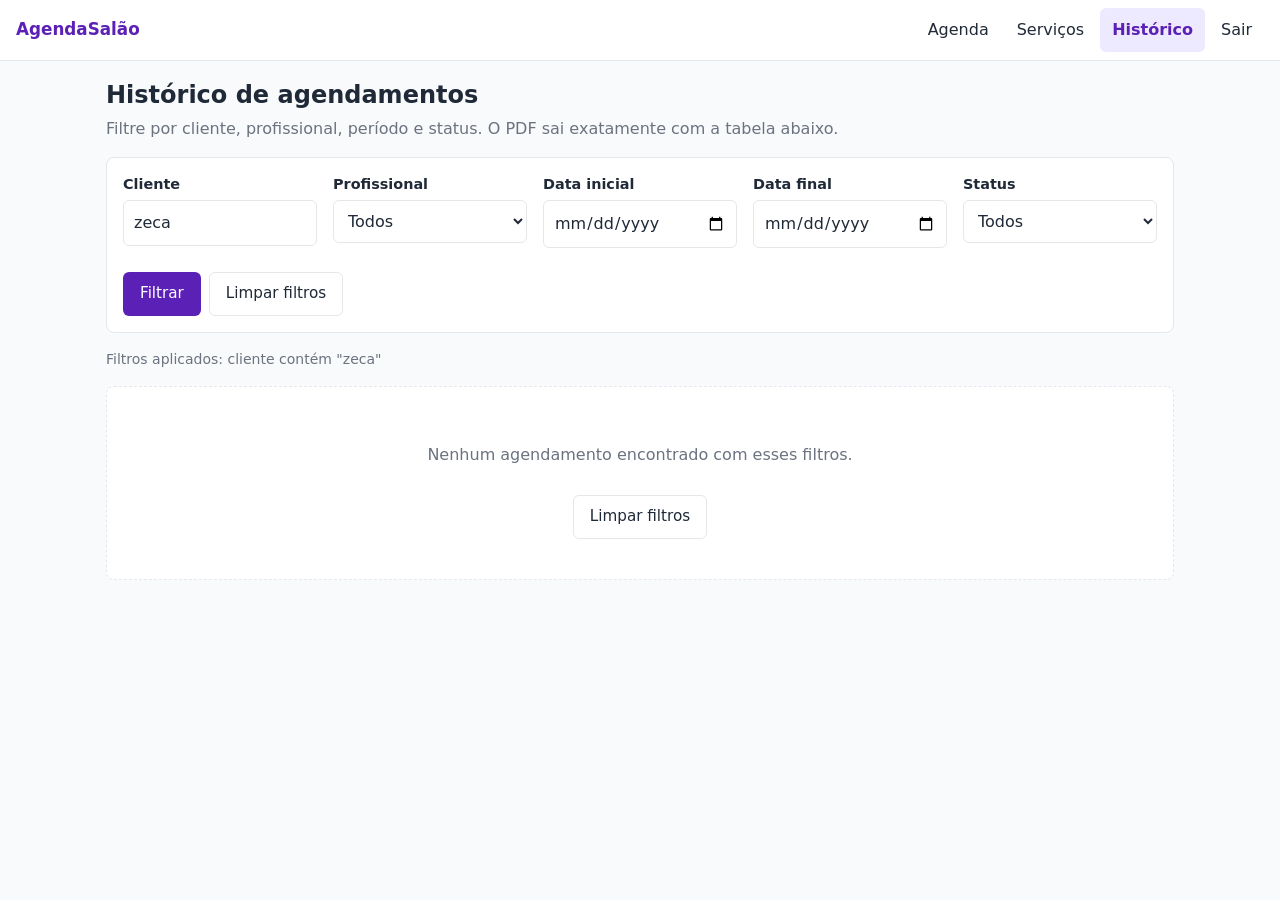
<file: prototipo/historico-vazio.html>
<!DOCTYPE html>
<html lang="pt-BR">
<head>
    <meta charset="utf-8">
    <meta name="viewport" content="width=device-width, initial-scale=1">
    <title>Histórico (sem resultados) — AgendaSalão (protótipo)</title>
    <link rel="stylesheet" href="prototipo.css">
</head>
<body>
    <!-- historico.php (F5): estado "lista vazia" — filtro sem resultados.
         Mensagem clara + sugestão de limpar os filtros. -->
    <header class="topo no-print">
        <a class="marca" href="index.html">AgendaSalão</a>
        <nav class="menu">
            <a class="menu-link" href="agenda.html">Agenda</a>
            <a class="menu-link" href="servicos.html">Serviços</a>
            <a class="menu-link ativo" href="historico.html" aria-current="page">Histórico</a>
            <a class="menu-link" href="login.html">Sair</a>
        </nav>
    </header>

    <main class="container">
        <h1>Histórico de agendamentos</h1>
        <p class="subtitulo">Filtre por cliente, profissional, período e status. O PDF sai exatamente com a tabela abaixo.</p>

        <form class="filtros no-print" method="get" action="historico-vazio.html">
            <div class="form-linha">
                <div class="form-campo">
                    <label for="f-cliente">Cliente</label>
                    <input id="f-cliente" type="text" value="zeca" placeholder="Parte do nome">
                </div>
                <div class="form-campo">
                    <label for="f-profissional">Profissional</label>
                    <select id="f-profissional">
                        <option selected>Todos</option>
                        <option>Ana</option>
                        <option>Carla</option>
                        <option>Juliana</option>
                    </select>
                </div>
                <div class="form-campo">
                    <label for="f-inicio">Data inicial</label>
                    <input id="f-inicio" type="date">
                </div>
                <div class="form-campo">
                    <label for="f-fim">Data final</label>
                    <input id="f-fim" type="date">
                </div>
                <div class="form-campo">
                    <label for="f-status">Status</label>
                    <select id="f-status">
                        <option selected>Todos</option>
                        <option>Agendado</option>
                        <option>Realizado</option>
                        <option>Cancelado</option>
                    </select>
                </div>
            </div>
            <div class="form-rodape">
                <button type="submit" class="btn btn-primario">Filtrar</button>
                <a class="btn btn-secundario" href="historico.html">Limpar filtros</a>
            </div>
        </form>

        <p class="print-resumo">Filtros aplicados: cliente contém "zeca"</p>

        <div class="vazio">
            <p>Nenhum agendamento encontrado com esses filtros.</p>
            <a class="btn btn-secundario" href="historico.html">Limpar filtros</a>
        </div>
    </main>
</body>
</html>
</file>
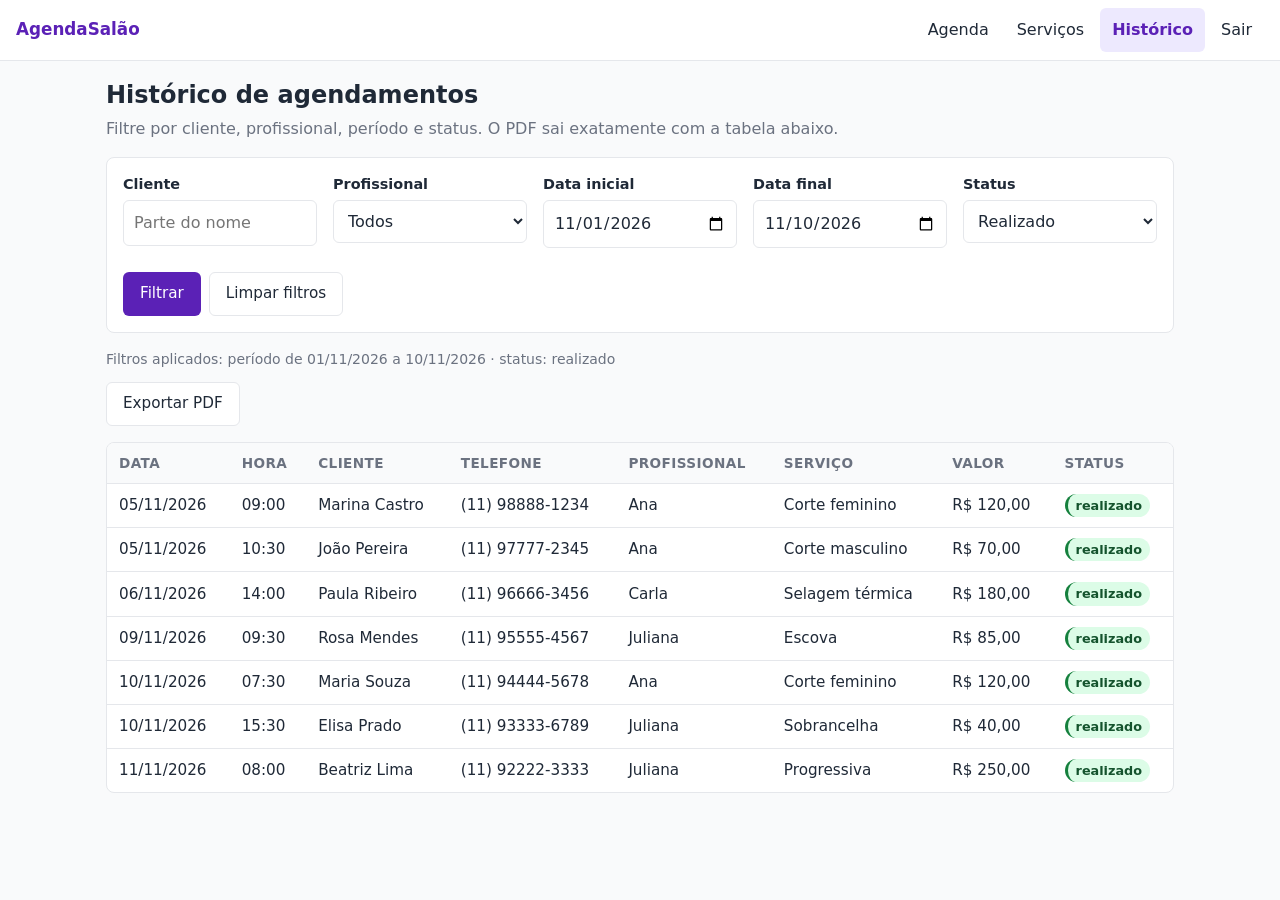
<file: prototipo/historico.html>
<!DOCTYPE html>
<html lang="pt-BR">
<head>
    <meta charset="utf-8">
    <meta name="viewport" content="width=device-width, initial-scale=1">
    <title>Histórico — AgendaSalão (protótipo)</title>
    <link rel="stylesheet" href="prototipo.css">
</head>
<body>
    <!-- historico.php (F5): filtros combinados por GET (cliente, profissional,
         período, status). Estado exibido: status "realizado" = histórico de
         serviços. O PDF (window.print) contém exatamente esta tabela. -->
    <header class="topo no-print">
        <a class="marca" href="index.html">AgendaSalão</a>
        <nav class="menu">
            <a class="menu-link" href="agenda.html">Agenda</a>
            <a class="menu-link" href="servicos.html">Serviços</a>
            <a class="menu-link ativo" href="historico.html" aria-current="page">Histórico</a>
            <a class="menu-link" href="login.html">Sair</a>
        </nav>
    </header>

    <main class="container">
        <h1>Histórico de agendamentos</h1>
        <p class="subtitulo">Filtre por cliente, profissional, período e status. O PDF sai exatamente com a tabela abaixo.</p>

        <form class="filtros no-print" method="get" action="historico.html">
            <div class="form-linha">
                <div class="form-campo">
                    <label for="f-cliente">Cliente</label>
                    <input id="f-cliente" type="text" placeholder="Parte do nome">
                </div>
                <div class="form-campo">
                    <label for="f-profissional">Profissional</label>
                    <select id="f-profissional">
                        <option selected>Todos</option>
                        <option>Ana</option>
                        <option>Carla</option>
                        <option>Juliana</option>
                    </select>
                </div>
                <div class="form-campo">
                    <label for="f-inicio">Data inicial</label>
                    <input id="f-inicio" type="date" value="2026-11-01">
                </div>
                <div class="form-campo">
                    <label for="f-fim">Data final</label>
                    <input id="f-fim" type="date" value="2026-11-10">
                </div>
                <div class="form-campo">
                    <label for="f-status">Status</label>
                    <select id="f-status">
                        <option>Todos</option>
                        <option>Agendado</option>
                        <option selected>Realizado</option>
                        <option>Cancelado</option>
                    </select>
                </div>
            </div>
            <div class="form-rodape">
                <button type="submit" class="btn btn-primario">Filtrar</button>
                <a class="btn btn-secundario" href="historico.html">Limpar filtros</a>
            </div>
        </form>

        <p class="print-resumo">Filtros aplicados: período de 01/11/2026 a 10/11/2026 · status: realizado</p>

        <div class="barra-acoes no-print">
            <button type="button" class="btn btn-secundario" onclick="window.print()">Exportar PDF</button>
        </div>

        <div class="tabela-container">
            <table class="tabela">
                <thead>
                    <tr>
                        <th>Data</th>
                        <th>Hora</th>
                        <th>Cliente</th>
                        <th>Telefone</th>
                        <th>Profissional</th>
                        <th>Serviço</th>
                        <th>Valor</th>
                        <th>Status</th>
                    </tr>
                </thead>
                <tbody>
                    <tr>
                        <td>05/11/2026</td>
                        <td>09:00</td>
                        <td>Marina Castro</td>
                        <td>(11) 98888-1234</td>
                        <td>Ana</td>
                        <td>Corte feminino</td>
                        <td>R$ 120,00</td>
                        <td><span class="rotulo-status status-realizado">realizado</span></td>
                    </tr>
                    <tr>
                        <td>05/11/2026</td>
                        <td>10:30</td>
                        <td>João Pereira</td>
                        <td>(11) 97777-2345</td>
                        <td>Ana</td>
                        <td>Corte masculino</td>
                        <td>R$ 70,00</td>
                        <td><span class="rotulo-status status-realizado">realizado</span></td>
                    </tr>
                    <tr>
                        <td>06/11/2026</td>
                        <td>14:00</td>
                        <td>Paula Ribeiro</td>
                        <td>(11) 96666-3456</td>
                        <td>Carla</td>
                        <td>Selagem térmica</td>
                        <td>R$ 180,00</td>
                        <td><span class="rotulo-status status-realizado">realizado</span></td>
                    </tr>
                    <tr>
                        <td>09/11/2026</td>
                        <td>09:30</td>
                        <td>Rosa Mendes</td>
                        <td>(11) 95555-4567</td>
                        <td>Juliana</td>
                        <td>Escova</td>
                        <td>R$ 85,00</td>
                        <td><span class="rotulo-status status-realizado">realizado</span></td>
                    </tr>
                    <tr>
                        <td>10/11/2026</td>
                        <td>07:30</td>
                        <td>Maria Souza</td>
                        <td>(11) 94444-5678</td>
                        <td>Ana</td>
                        <td>Corte feminino</td>
                        <td>R$ 120,00</td>
                        <td><span class="rotulo-status status-realizado">realizado</span></td>
                    </tr>
                    <tr>
                        <td>10/11/2026</td>
                        <td>15:30</td>
                        <td>Elisa Prado</td>
                        <td>(11) 93333-6789</td>
                        <td>Juliana</td>
                        <td>Sobrancelha</td>
                        <td>R$ 40,00</td>
                        <td><span class="rotulo-status status-realizado">realizado</span></td>
                    </tr>
                    <tr>
                        <td>11/11/2026</td>
                        <td>08:00</td>
                        <td>Beatriz Lima</td>
                        <td>(11) 92222-3333</td>
                        <td>Juliana</td>
                        <td>Progressiva</td>
                        <td>R$ 250,00</td>
                        <td><span class="rotulo-status status-realizado">realizado</span></td>
                    </tr>
                </tbody>
            </table>
        </div>
    </main>
</body>
</html>
</file>
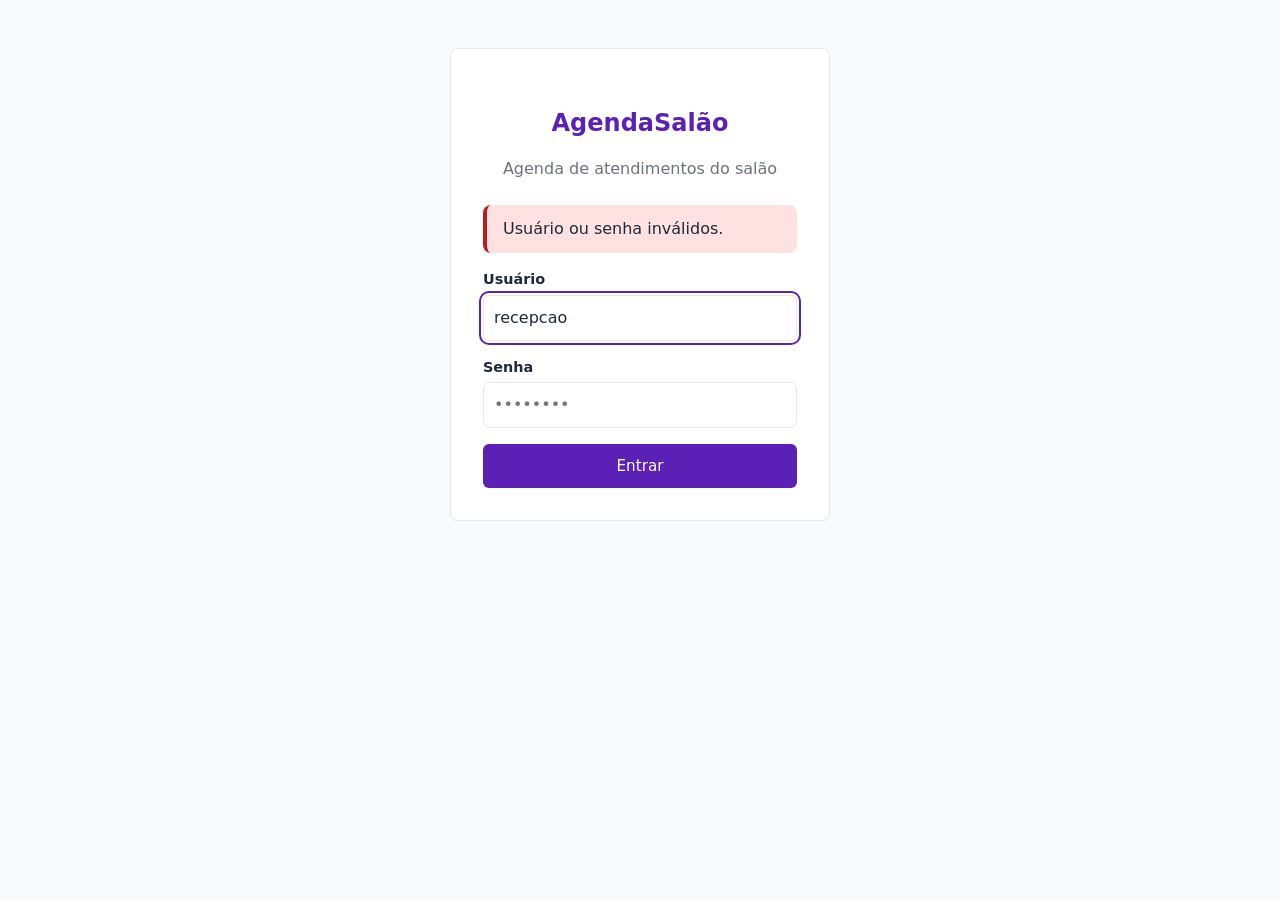
<file: prototipo/login.html>
<!DOCTYPE html>
<html lang="pt-BR">
<head>
    <meta charset="utf-8">
    <meta name="viewport" content="width=device-width, initial-scale=1">
    <title>Entrar — AgendaSalão (protótipo)</title>
    <link rel="stylesheet" href="prototipo.css">
</head>
<body>
    <!-- login.php: tela pública. Estado ilustrado: credenciais inválidas (F1/CA3).
         O campo senha nunca volta preenchido. -->
    <main class="login-card">
        <p class="login-marca">AgendaSalão</p>
        <p class="login-subtitulo">Agenda de atendimentos do salão</p>

        <div class="mensagem-erro" role="alert">
            <p>Usuário ou senha inválidos.</p>
        </div>

        <form method="post">
            <div class="form-campo">
                <label for="campo-usuario">Usuário</label>
                <input id="campo-usuario" type="text" autocomplete="username" autofocus value="recepcao">
            </div>
            <div class="form-campo">
                <label for="campo-senha">Senha</label>
                <input id="campo-senha" type="password" autocomplete="current-password" placeholder="••••••••">
            </div>
            <div class="form-rodape">
                <button type="submit" class="btn btn-primario btn-bloco">Entrar</button>
            </div>
        </form>
    </main>
</body>
</html>
</file>
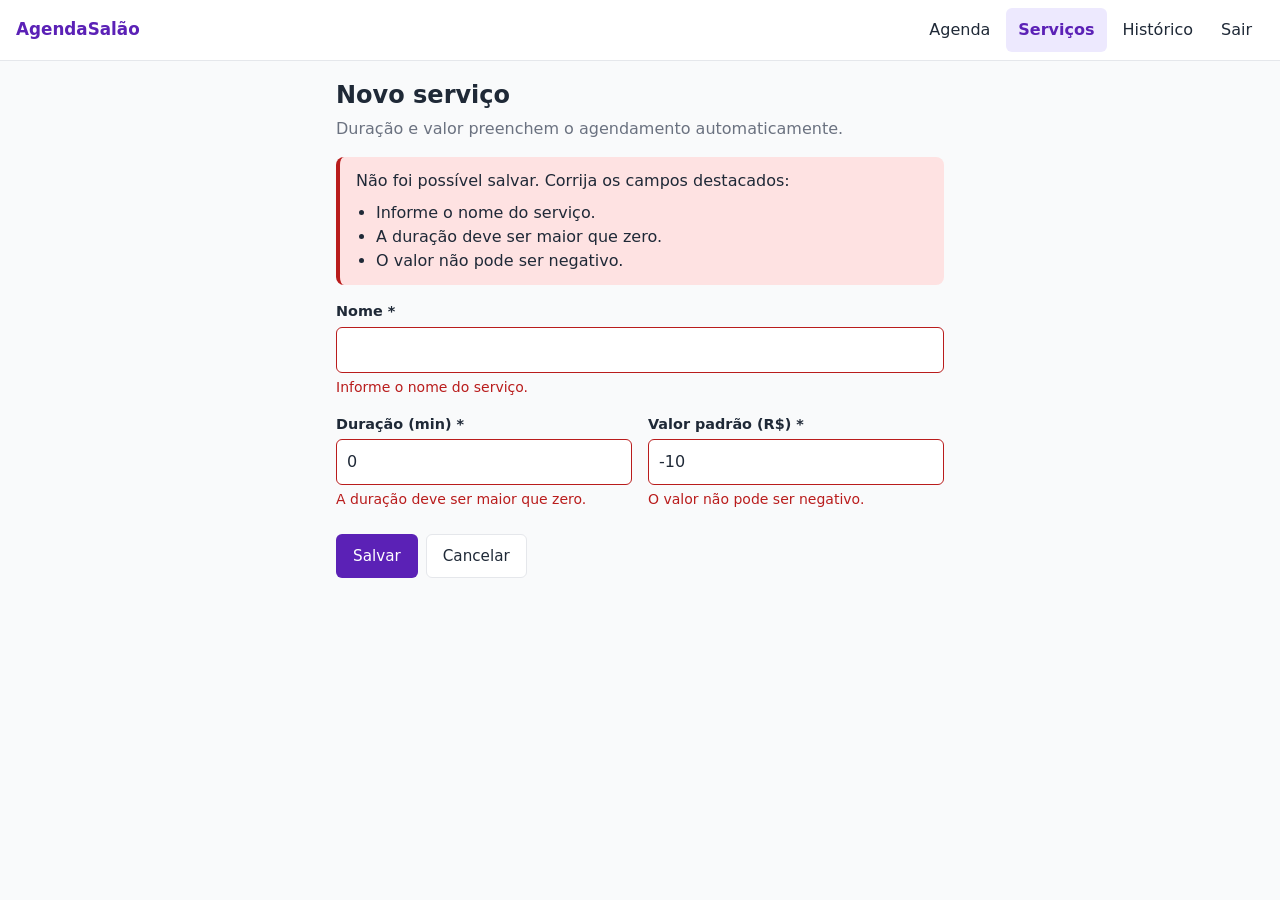
<file: prototipo/servico-form.html>
<!DOCTYPE html>
<html lang="pt-BR">
<head>
    <meta charset="utf-8">
    <meta name="viewport" content="width=device-width, initial-scale=1">
    <title>Novo serviço — AgendaSalão (protótipo)</title>
    <link rel="stylesheet" href="prototipo.css">
</head>
<body>
    <!-- servico_form.php (F2): estado de ERRO DE VALIDAÇÃO (CA3).
         Nome vazio, duração 0 e valor negativo. Mensagens junto aos campos,
         valores digitados preservados. -->
    <header class="topo no-print">
        <a class="marca" href="index.html">AgendaSalão</a>
        <nav class="menu">
            <a class="menu-link" href="agenda.html">Agenda</a>
            <a class="menu-link ativo" href="servicos.html" aria-current="page">Serviços</a>
            <a class="menu-link" href="historico.html">Histórico</a>
            <a class="menu-link" href="login.html">Sair</a>
        </nav>
    </header>

    <main class="container container-estreito">
        <h1>Novo serviço</h1>
        <p class="subtitulo">Duração e valor preenchem o agendamento automaticamente.</p>

        <div class="mensagem-erro" role="alert">
            <p>Não foi possível salvar. Corrija os campos destacados:</p>
            <ul class="lista-erros">
                <li>Informe o nome do serviço.</li>
                <li>A duração deve ser maior que zero.</li>
                <li>O valor não pode ser negativo.</li>
            </ul>
        </div>

        <form method="post">
            <div class="form-campo campo-erro">
                <label for="campo-nome">Nome *</label>
                <input id="campo-nome" type="text" value="" aria-describedby="erro-nome">
                <p class="erro-campo" id="erro-nome">Informe o nome do serviço.</p>
            </div>

            <div class="form-linha">
                <div class="form-campo campo-erro">
                    <label for="campo-duracao">Duração (min) *</label>
                    <input id="campo-duracao" type="number" min="1" value="0" aria-describedby="erro-duracao">
                    <p class="erro-campo" id="erro-duracao">A duração deve ser maior que zero.</p>
                </div>
                <div class="form-campo campo-erro">
                    <label for="campo-valor">Valor padrão (R$) *</label>
                    <input id="campo-valor" type="number" min="0" step="0.01" value="-10" aria-describedby="erro-valor">
                    <p class="erro-campo" id="erro-valor">O valor não pode ser negativo.</p>
                </div>
            </div>

            <div class="form-rodape">
                <button type="submit" class="btn btn-primario">Salvar</button>
                <a class="btn btn-secundario" href="servicos.html">Cancelar</a>
            </div>
        </form>
    </main>
</body>
</html>
</file>
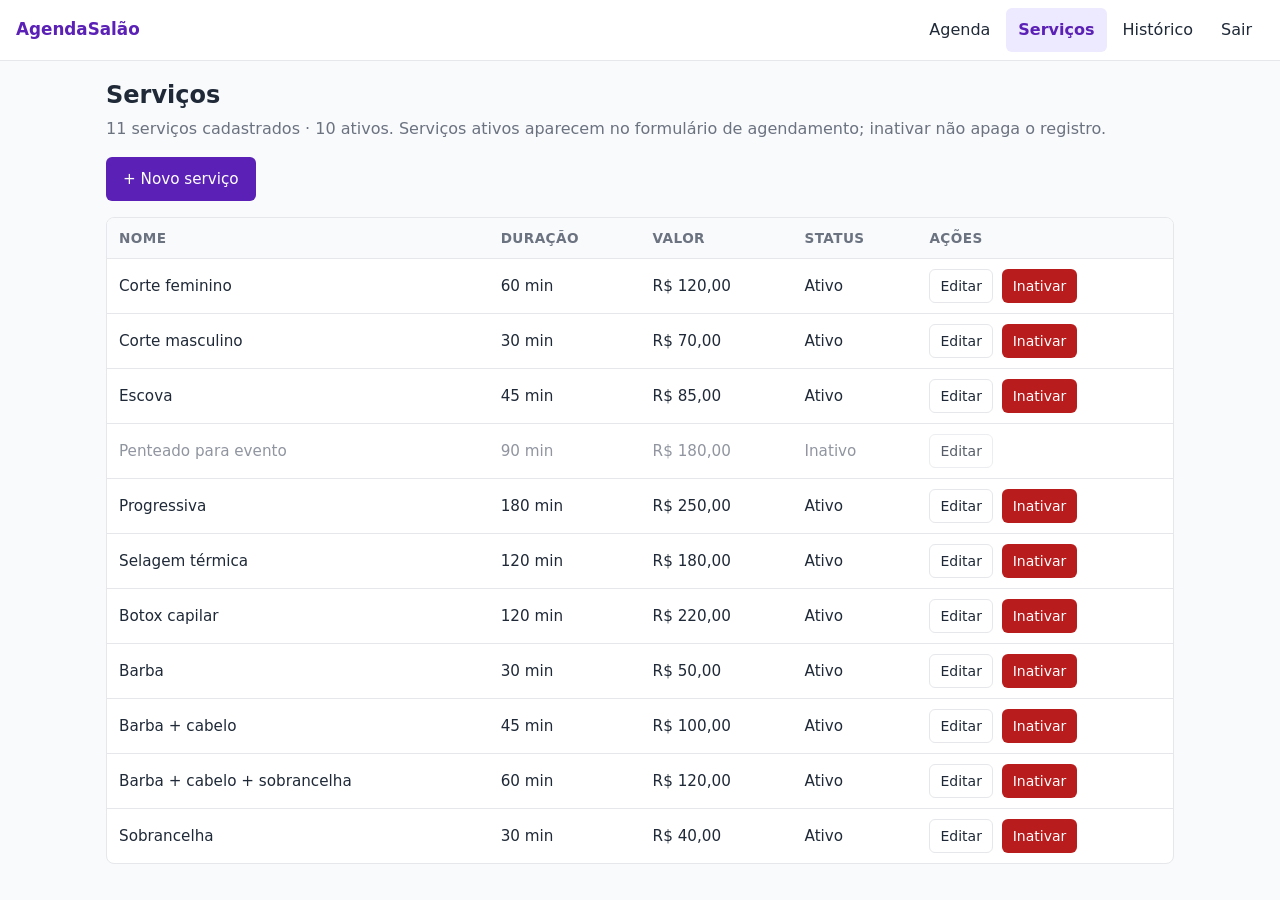
<file: prototipo/servicos.html>
<!DOCTYPE html>
<html lang="pt-BR">
<head>
    <meta charset="utf-8">
    <meta name="viewport" content="width=device-width, initial-scale=1">
    <title>Serviços — AgendaSalão (protótipo)</title>
    <link rel="stylesheet" href="prototipo.css">
</head>
<body>
    <!-- servicos.php (F2): lista com Editar / Inativar (POST + confirmação).
         Serviços inativados continuam no banco, marcados como "Inativo". -->
    <header class="topo no-print">
        <a class="marca" href="index.html">AgendaSalão</a>
        <nav class="menu">
            <a class="menu-link" href="agenda.html">Agenda</a>
            <a class="menu-link ativo" href="servicos.html" aria-current="page">Serviços</a>
            <a class="menu-link" href="historico.html">Histórico</a>
            <a class="menu-link" href="login.html">Sair</a>
        </nav>
    </header>

    <main class="container">
        <h1>Serviços</h1>
        <p class="subtitulo">11 serviços cadastrados · 10 ativos. Serviços ativos aparecem no formulário de agendamento; inativar não apaga o registro.</p>

        <div class="barra-acoes no-print">
            <a class="btn btn-primario" href="servico-form.html">+ Novo serviço</a>
        </div>

        <div class="tabela-container">
            <table class="tabela">
                <thead>
                    <tr>
                        <th>Nome</th>
                        <th>Duração</th>
                        <th>Valor</th>
                        <th>Status</th>
                        <th class="col-acoes">Ações</th>
                    </tr>
                </thead>
                <tbody>
                    <tr>
                        <td>Corte feminino</td><td>60 min</td><td>R$ 120,00</td><td>Ativo</td>
                        <td class="col-acoes">
                            <a class="btn btn-secundario btn-pequeno" href="servico-form.html">Editar</a>
                            <form method="post" action="servicos.html">
                                <button type="submit" class="btn btn-perigo btn-pequeno"
                                        onclick="return confirm('Inativar o serviço Corte feminino?');">Inativar</button>
                            </form>
                        </td>
                    </tr>
                    <tr>
                        <td>Corte masculino</td><td>30 min</td><td>R$ 70,00</td><td>Ativo</td>
                        <td class="col-acoes">
                            <a class="btn btn-secundario btn-pequeno" href="servico-form.html">Editar</a>
                            <form method="post" action="servicos.html">
                                <button type="submit" class="btn btn-perigo btn-pequeno"
                                        onclick="return confirm('Inativar o serviço Corte masculino?');">Inativar</button>
                            </form>
                        </td>
                    </tr>
                    <tr>
                        <td>Escova</td><td>45 min</td><td>R$ 85,00</td><td>Ativo</td>
                        <td class="col-acoes">
                            <a class="btn btn-secundario btn-pequeno" href="servico-form.html">Editar</a>
                            <form method="post" action="servicos.html">
                                <button type="submit" class="btn btn-perigo btn-pequeno"
                                        onclick="return confirm('Inativar o serviço Escova?');">Inativar</button>
                            </form>
                        </td>
                    </tr>
                    <tr class="linha-inativa">
                        <td>Penteado para evento</td><td>90 min</td><td>R$ 180,00</td><td>Inativo</td>
                        <td class="col-acoes">
                            <a class="btn btn-secundario btn-pequeno" href="servico-form.html">Editar</a>
                        </td>
                    </tr>
                    <tr>
                        <td>Progressiva</td><td>180 min</td><td>R$ 250,00</td><td>Ativo</td>
                        <td class="col-acoes">
                            <a class="btn btn-secundario btn-pequeno" href="servico-form.html">Editar</a>
                            <form method="post" action="servicos.html">
                                <button type="submit" class="btn btn-perigo btn-pequeno"
                                        onclick="return confirm('Inativar o serviço Progressiva?');">Inativar</button>
                            </form>
                        </td>
                    </tr>
                    <tr>
                        <td>Selagem térmica</td><td>120 min</td><td>R$ 180,00</td><td>Ativo</td>
                        <td class="col-acoes">
                            <a class="btn btn-secundario btn-pequeno" href="servico-form.html">Editar</a>
                            <form method="post" action="servicos.html">
                                <button type="submit" class="btn btn-perigo btn-pequeno"
                                        onclick="return confirm('Inativar o serviço Selagem térmica?');">Inativar</button>
                            </form>
                        </td>
                    </tr>
                    <tr>
                        <td>Botox capilar</td><td>120 min</td><td>R$ 220,00</td><td>Ativo</td>
                        <td class="col-acoes">
                            <a class="btn btn-secundario btn-pequeno" href="servico-form.html">Editar</a>
                            <form method="post" action="servicos.html">
                                <button type="submit" class="btn btn-perigo btn-pequeno"
                                        onclick="return confirm('Inativar o serviço Botox capilar?');">Inativar</button>
                            </form>
                        </td>
                    </tr>
                    <tr>
                        <td>Barba</td><td>30 min</td><td>R$ 50,00</td><td>Ativo</td>
                        <td class="col-acoes">
                            <a class="btn btn-secundario btn-pequeno" href="servico-form.html">Editar</a>
                            <form method="post" action="servicos.html">
                                <button type="submit" class="btn btn-perigo btn-pequeno"
                                        onclick="return confirm('Inativar o serviço Barba?');">Inativar</button>
                            </form>
                        </td>
                    </tr>
                    <tr>
                        <td>Barba + cabelo</td><td>45 min</td><td>R$ 100,00</td><td>Ativo</td>
                        <td class="col-acoes">
                            <a class="btn btn-secundario btn-pequeno" href="servico-form.html">Editar</a>
                            <form method="post" action="servicos.html">
                                <button type="submit" class="btn btn-perigo btn-pequeno"
                                        onclick="return confirm('Inativar o serviço Barba + cabelo?');">Inativar</button>
                            </form>
                        </td>
                    </tr>
                    <tr>
                        <td>Barba + cabelo + sobrancelha</td><td>60 min</td><td>R$ 120,00</td><td>Ativo</td>
                        <td class="col-acoes">
                            <a class="btn btn-secundario btn-pequeno" href="servico-form.html">Editar</a>
                            <form method="post" action="servicos.html">
                                <button type="submit" class="btn btn-perigo btn-pequeno"
                                        onclick="return confirm('Inativar o serviço Barba + cabelo + sobrancelha?');">Inativar</button>
                            </form>
                        </td>
                    </tr>
                    <tr>
                        <td>Sobrancelha</td><td>30 min</td><td>R$ 40,00</td><td>Ativo</td>
                        <td class="col-acoes">
                            <a class="btn btn-secundario btn-pequeno" href="servico-form.html">Editar</a>
                            <form method="post" action="servicos.html">
                                <button type="submit" class="btn btn-perigo btn-pequeno"
                                        onclick="return confirm('Inativar o serviço Sobrancelha?');">Inativar</button>
                            </form>
                        </td>
                    </tr>
                </tbody>
            </table>
        </div>
    </main>
</body>
</html>
</file>
<file: prototipo/prototipo.css>
/*
    prototipo.css — estilos dos mockups estáticos das telas do NAVEGACAO.md.
    Espelha o DESIGN.md (paleta, componentes, responsividade, impressão).
    Descartável: o CSS real do sistema viverá em assets/css/estilo.css.
*/

:root {
    --cor-primaria: #5b21b6;
    --cor-primaria-escura: #4c1d95;
    --cor-primaria-suave: #ede9fe;
    --cor-texto: #1f2937;
    --cor-texto-suave: #6b7280;
    --cor-fundo: #f9fafb;
    --cor-superficie: #ffffff;
    --cor-borda: #e5e7eb;
    --cor-sucesso: #15803d;
    --cor-sucesso-suave: #dcfce7;
    --cor-erro: #b91c1c;
    --cor-erro-suave: #fee2e2;
    --cor-aviso: #b45309;
    --cor-aviso-suave: #fef3c7;
}

* { box-sizing: border-box; }

body {
    margin: 0;
    font-family: system-ui, -apple-system, "Segoe UI", Roboto, Arial, sans-serif;
    font-size: 16px;
    line-height: 1.5;
    color: var(--cor-texto);
    background: var(--cor-fundo);
    font-variant-numeric: tabular-nums;
}

a { color: var(--cor-primaria); }

h1 { font-size: 1.5rem; margin: 0 0 4px; }
h2 { font-size: 1.25rem; margin: 24px 0 12px; }
.subtitulo { color: var(--cor-texto-suave); margin: 0 0 16px; }

/* ---------- topo / menu ---------- */
.topo {
    background: var(--cor-superficie);
    border-bottom: 1px solid var(--cor-borda);
    padding: 8px 16px;
    display: flex;
    align-items: center;
    justify-content: space-between;
    flex-wrap: wrap;
    gap: 8px;
}
.marca { font-weight: 700; color: var(--cor-primaria); text-decoration: none; font-size: 1.05rem; }
.menu { display: flex; flex-wrap: wrap; gap: 4px; }
.menu-link {
    color: var(--cor-texto);
    text-decoration: none;
    padding: 8px 12px;
    border-radius: 6px;
    min-height: 44px;
    display: inline-flex;
    align-items: center;
}
.menu-link:hover { background: var(--cor-fundo); }
.menu-link.ativo { background: var(--cor-primaria-suave); color: var(--cor-primaria); font-weight: 600; }

.container { max-width: 1100px; margin: 0 auto; padding: 16px; }
.container-estreito { max-width: 640px; }

/* ---------- mensagens ---------- */
.mensagem-sucesso, .mensagem-erro, .mensagem-aviso {
    padding: 12px 16px;
    border-radius: 8px;
    margin: 0 0 16px;
}
.mensagem-sucesso { background: var(--cor-sucesso-suave); border-left: 4px solid var(--cor-sucesso); }
.mensagem-erro { background: var(--cor-erro-suave); border-left: 4px solid var(--cor-erro); }
.mensagem-aviso { background: var(--cor-aviso-suave); border-left: 4px solid var(--cor-aviso); }
.mensagem-erro p, .mensagem-sucesso p, .mensagem-aviso p { margin: 0 0 4px; }
.mensagem-erro p:last-child, .lista-erros { margin-bottom: 0; }
.lista-erros { margin: 8px 0 0; padding-left: 20px; }
.dica { font-size: 0.85rem; color: var(--cor-texto-suave); margin: 4px 0 0; }

/* ---------- botões ---------- */
.btn {
    display: inline-flex;
    align-items: center;
    justify-content: center;
    gap: 6px;
    min-height: 44px;
    padding: 8px 16px;
    border-radius: 6px;
    border: 1px solid transparent;
    font: inherit;
    font-size: 0.95rem;
    cursor: pointer;
    text-decoration: none;
}
.btn-primario { background: var(--cor-primaria); color: #fff; }
.btn-primario:hover { background: var(--cor-primaria-escura); }
.btn-secundario { background: var(--cor-superficie); color: var(--cor-texto); border-color: var(--cor-borda); }
.btn-secundario:hover { background: var(--cor-fundo); }
.btn-perigo { background: var(--cor-erro); color: #fff; }
.btn-perigo:hover { background: #991b1b; }
.btn-pequeno { min-height: 34px; padding: 4px 10px; font-size: 0.875rem; }
.btn-bloco { width: 100%; }

/* ---------- formulários ---------- */
.form-campo { display: flex; flex-direction: column; gap: 4px; margin-bottom: 16px; }
.form-campo > label { font-weight: 600; font-size: 0.9rem; }
.form-campo input, .form-campo select, .form-campo textarea {
    padding: 10px;
    border: 1px solid var(--cor-borda);
    border-radius: 6px;
    font: inherit;
    background: var(--cor-superficie);
    color: var(--cor-texto);
    width: 100%;
}
.form-linha { display: flex; gap: 16px; flex-wrap: wrap; }
.form-linha .form-campo { flex: 1; min-width: 150px; }
.campo-erro input, .campo-erro select { border-color: var(--cor-erro); }
.erro-campo { color: var(--cor-erro); font-size: 0.875rem; margin: 0; }
.form-rodape { display: flex; gap: 8px; flex-wrap: wrap; margin-top: 8px; }

input:focus, select:focus, textarea:focus, .btn:focus, .menu-link:focus, a:focus {
    outline: 2px solid var(--cor-primaria);
    outline-offset: 2px;
}

/* ---------- tabelas ---------- */
.tabela-container { overflow-x: auto; border: 1px solid var(--cor-borda); border-radius: 8px; background: var(--cor-superficie); }
.tabela { width: 100%; border-collapse: collapse; }
.tabela th, .tabela td { text-align: left; padding: 10px 12px; border-bottom: 1px solid var(--cor-borda); white-space: nowrap; font-size: 0.95rem; }
.tabela th { background: var(--cor-fundo); font-size: 0.85rem; text-transform: uppercase; letter-spacing: 0.03em; color: var(--cor-texto-suave); }
.tabela tbody tr:last-child td { border-bottom: none; }
.tabela tbody tr:hover { background: var(--cor-primaria-suave); }
.col-acoes { text-align: right; }
.col-acoes form { display: inline; margin-left: 4px; }
.linha-inativa { color: var(--cor-texto-suave); opacity: 0.75; }

/* ---------- status ---------- */
.status-agendado { background: #dbeafe; border-left: 3px solid #1d4ed8; color: #1e3a8a; }
.status-realizado { background: #dcfce7; border-left: 3px solid #15803d; color: #14532d; }
.status-cancelado { background: #e5e7eb; border-left: 3px solid #6b7280; color: var(--cor-texto-suave); text-decoration: line-through; opacity: 0.75; }
.rotulo-status { display: inline-block; padding: 2px 8px; border-radius: 999px; font-size: 0.8rem; font-weight: 600; }

/* ---------- agenda ---------- */
.agenda-controles { display: flex; flex-wrap: wrap; align-items: center; gap: 8px; margin-bottom: 16px; }
.agenda-controles input[type="date"] { padding: 8px; border: 1px solid var(--cor-borda); border-radius: 6px; font: inherit; min-height: 44px; }
.espacador { flex: 1; }

.agenda { display: flex; overflow-x: auto; border: 1px solid var(--cor-borda); border-radius: 8px; background: var(--cor-superficie); }
.eixo-horas { position: sticky; left: 0; z-index: 2; flex: none; width: 56px; background: var(--cor-fundo); border-right: 1px solid var(--cor-borda); }
.eixo-espaco { height: 40px; border-bottom: 1px solid var(--cor-borda); }
.eixo-trilha { position: relative; height: 780px; }
.eixo-trilha span { position: absolute; right: 8px; font-size: 0.75rem; color: var(--cor-texto-suave); }
.eixo-fim { top: 780px; transform: translateY(-100%); }
.marca-almoco { font-size: 0.625rem !important; letter-spacing: 0.04em; text-transform: uppercase; }

.coluna-profissional { flex: 1 0 180px; border-right: 1px solid var(--cor-borda); }
.coluna-profissional:last-child { border-right: none; }
.coluna-cabecalho {
    height: 40px;
    display: flex;
    align-items: center;
    justify-content: center;
    font-weight: 600;
    border-bottom: 1px solid var(--cor-borda);
}
.trilha {
    position: relative;
    height: 780px;
    background: repeating-linear-gradient(to bottom, transparent 0, transparent 59px, var(--cor-borda) 59px, var(--cor-borda) 60px);
}

/* Almoço: 12:00–14:00 = 300px a 420px na grade. */
.faixa-almoco {
    position: absolute;
    top: 300px;
    right: 0;
    left: 0;
    height: 120px;
    border-top: 1px dashed #9ca3af;
    border-bottom: 1px dashed #9ca3af;
    background: rgba(243, 244, 246, 0.92);
    pointer-events: none;
}
.faixa-almoco span {
    position: absolute;
    top: 50%;
    left: 50%;
    color: var(--cor-texto-suave);
    font-size: 0.6875rem;
    white-space: nowrap;
    transform: translate(-50%, -50%);
}

.bloco {
    position: absolute;
    z-index: 1;
    left: 4px;
    right: 4px;
    border-radius: 6px;
    padding: 4px 8px;
    overflow: hidden;
    font-size: 0.8rem;
    line-height: 1.25;
    color: inherit;
    text-decoration: none;
}
.bloco p { margin: 0; white-space: nowrap; overflow: hidden; text-overflow: ellipsis; }
.bloco.status-cancelado { text-decoration: line-through; }

/* ---------- vazio / horários livres ---------- */
.vazio {
    text-align: center;
    padding: 40px 16px;
    border: 1px dashed var(--cor-borda);
    border-radius: 8px;
    background: var(--cor-superficie);
    color: var(--cor-texto-suave);
    margin: 16px 0;
}
.vazio .btn { margin-top: 12px; }

.lista-horarios { display: flex; flex-wrap: wrap; gap: 8px; margin: 12px 0; }
.horario-livre {
    background: var(--cor-superficie);
    border: 1px solid var(--cor-primaria);
    color: var(--cor-primaria);
    border-radius: 999px;
    padding: 6px 14px;
    font: inherit;
    font-size: 0.9rem;
    cursor: pointer;
    min-height: 36px;
}
.horario-livre:hover { background: var(--cor-primaria-suave); }

/* ---------- login ---------- */
.login-card { max-width: 380px; margin: 48px auto; background: var(--cor-superficie); border: 1px solid var(--cor-borda); border-radius: 8px; padding: 32px; }
.login-marca { text-align: center; font-size: 1.5rem; font-weight: 700; color: var(--cor-primaria); margin-bottom: 4px; }
.login-subtitulo { text-align: center; color: var(--cor-texto-suave); margin-bottom: 24px; }

/* ---------- barras e resumo ---------- */
.barra-acoes { display: flex; flex-wrap: wrap; gap: 8px; margin-bottom: 16px; }
.filtros { background: var(--cor-superficie); border: 1px solid var(--cor-borda); border-radius: 8px; padding: 16px; margin-bottom: 16px; }
.print-resumo { color: var(--cor-texto-suave); font-size: 0.875rem; margin: 0 0 12px; }

/* ---------- catálogo (index do protótipo) ---------- */
.catalogo-lista { list-style: none; padding: 0; display: grid; grid-template-columns: repeat(auto-fill, minmax(260px, 1fr)); gap: 12px; }
.catalogo-item { background: var(--cor-superficie); border: 1px solid var(--cor-borda); border-radius: 8px; padding: 16px; }
.catalogo-item h3 { margin: 0 0 4px; font-size: 1rem; }
.catalogo-item p { margin: 0; color: var(--cor-texto-suave); font-size: 0.9rem; }

/* ---------- impressão (Exportar PDF) ---------- */
@media print {
    .no-print { display: none; }
    body { background: #fff; }
    .container { max-width: none; padding: 0; }
    .agenda { overflow: visible; }
    .bloco, .tabela tbody tr { break-inside: avoid; }
}
</file>
